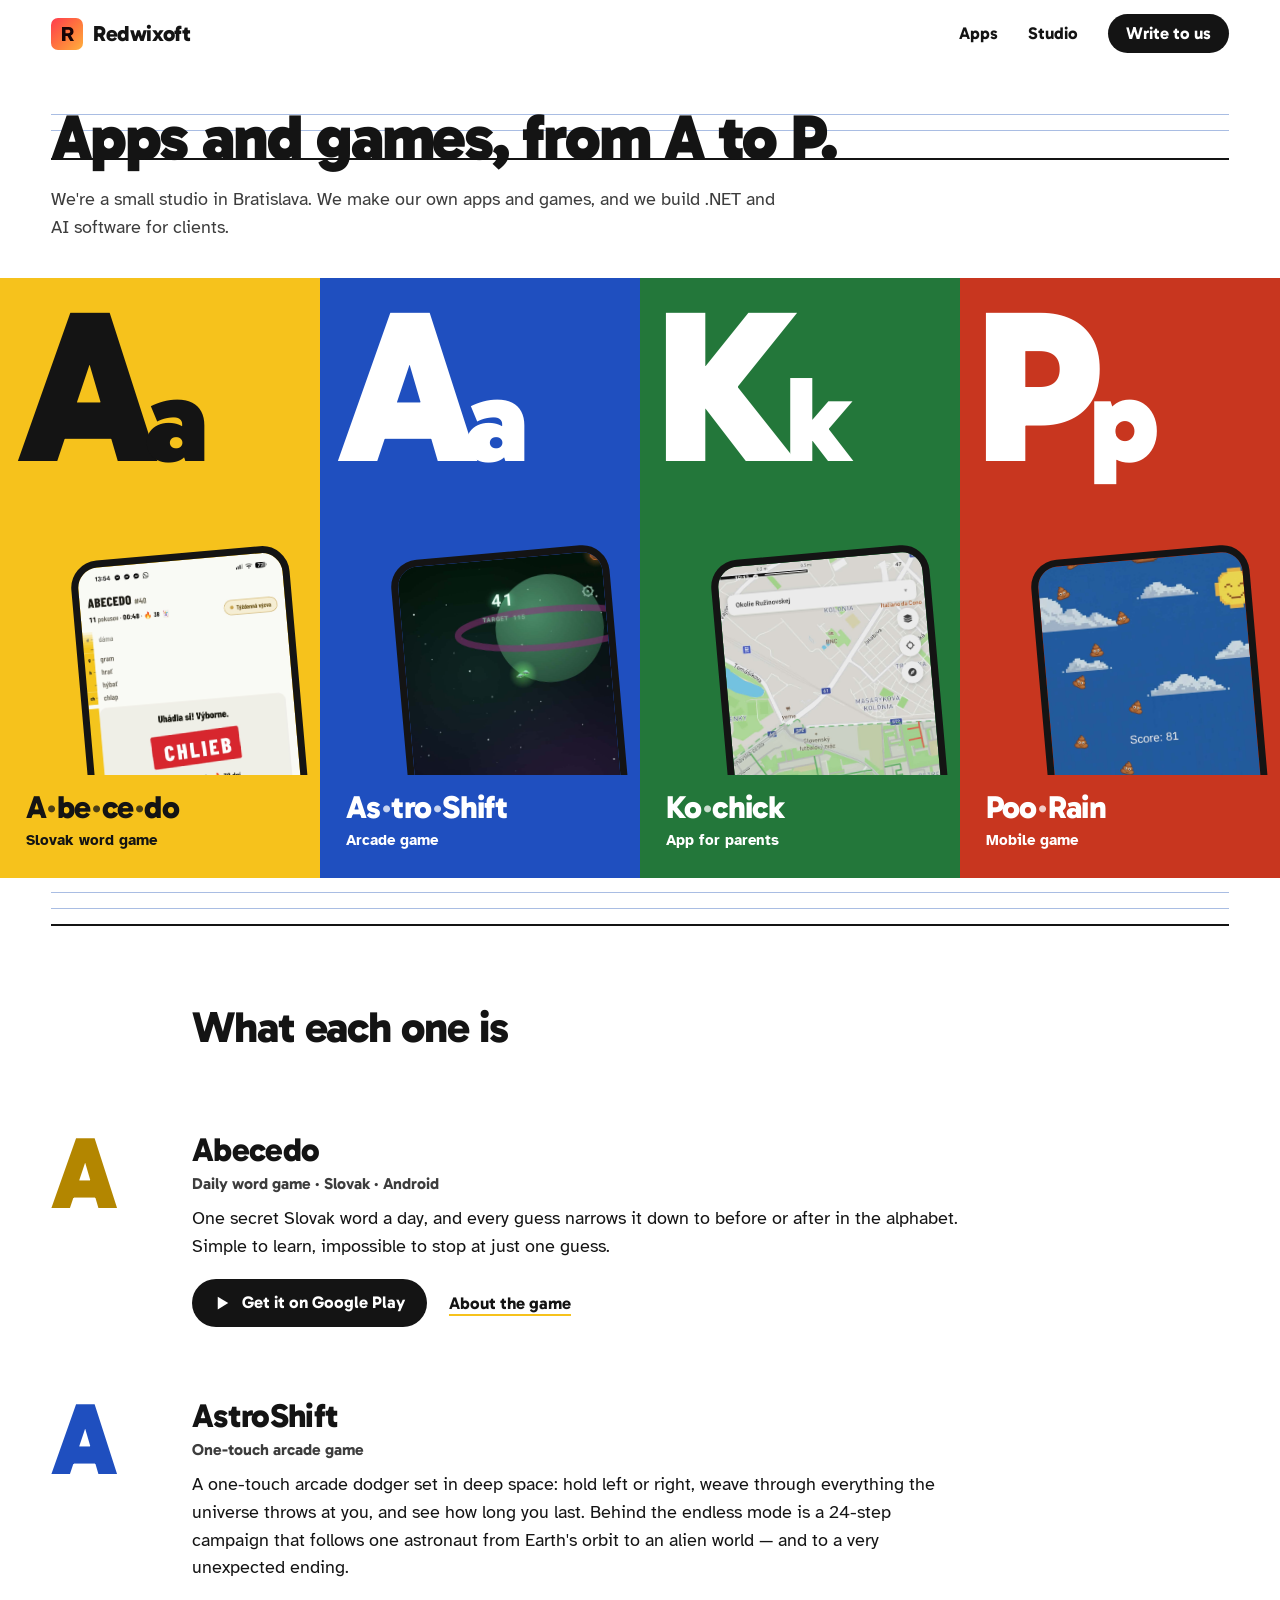
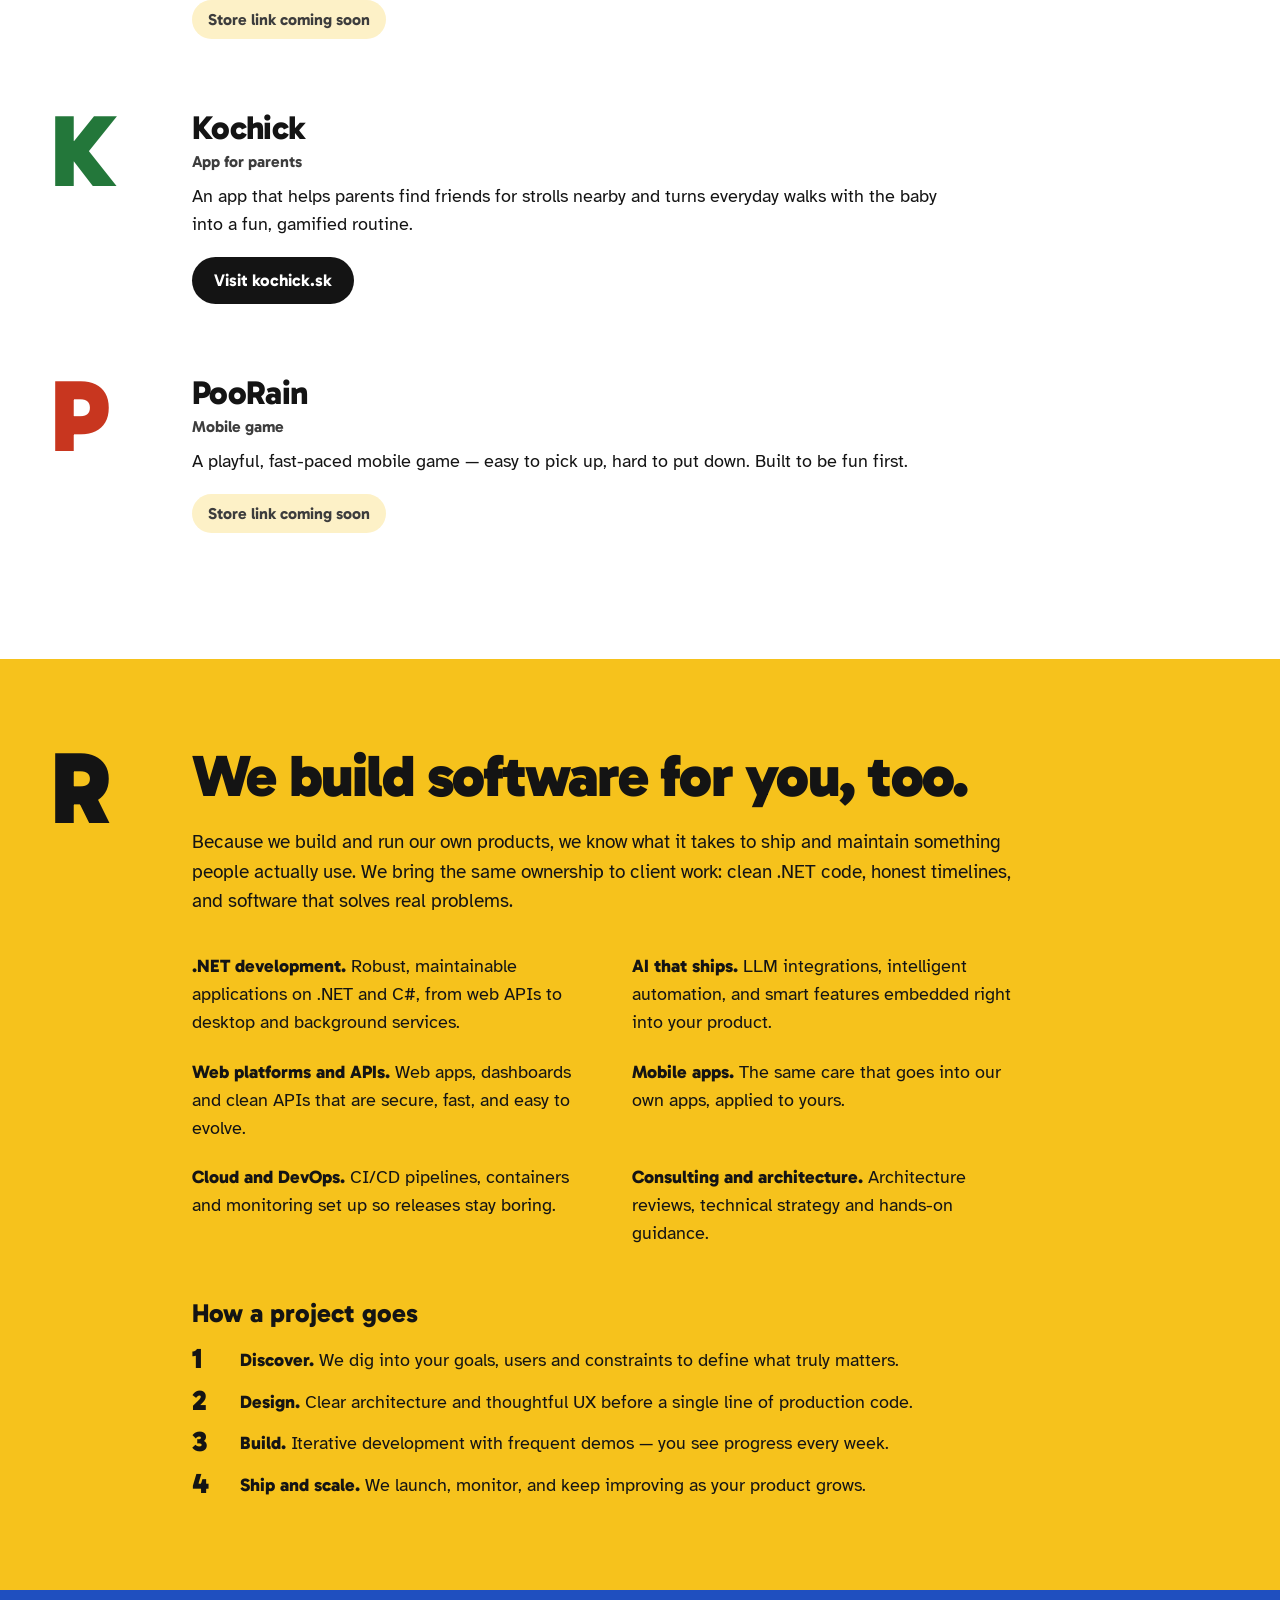
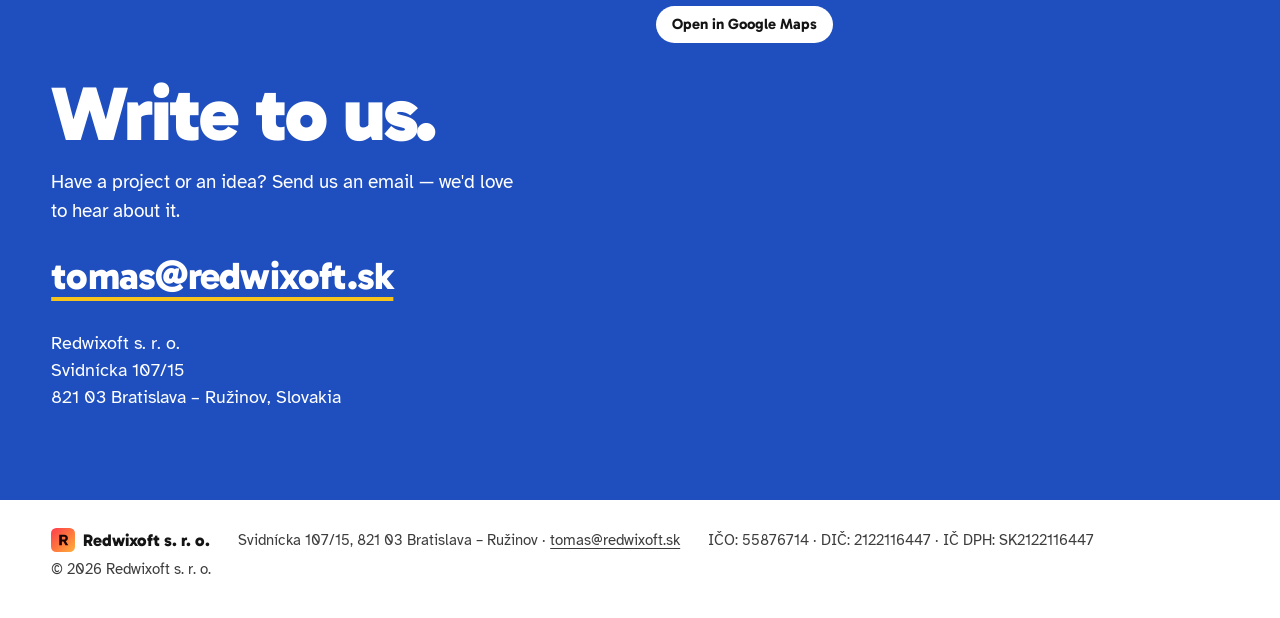
<file: index.html>
<!DOCTYPE html>
<html lang="en">
<head>
  <meta charset="UTF-8" />
  <meta name="google-site-verification" content="dBNNiyrDiaIBp0FWQQXkau3d_iH0eHNb_lzRZ69Ui7s" />
  <meta name="viewport" content="width=device-width, initial-scale=1.0" />
  <title>Redwixoft — apps, games and .NET software from Bratislava</title>
  <meta name="description" content="Redwixoft is a small Bratislava studio. We make our own apps and games — Abecedo, AstroShift, Kochick and PooRain — and build .NET and AI software for clients." />
  <meta property="og:title" content="Redwixoft — apps and games, from A to P" />
  <meta property="og:description" content="A small Bratislava studio making its own apps and games, and .NET and AI software for clients." />
  <meta property="og:type" content="website" />
  <meta name="theme-color" content="#ffffff" />
  <link rel="icon" type="image/svg+xml" href="assets/favicon.svg" />
  <link rel="preconnect" href="https://fonts.googleapis.com" />
  <link rel="preconnect" href="https://fonts.gstatic.com" crossorigin />
  <link href="https://fonts.googleapis.com/css2?family=Gabarito:wght@600;700;800;900&family=Atkinson+Hyperlegible:ital,wght@0,400;0,700;1,400&display=swap" rel="stylesheet" />
  <link rel="stylesheet" href="styles.css" />
  <script>document.documentElement.classList.add('js');</script>
</head>
<body>
  <a class="skip" href="#apps">Skip to the apps</a>

  <header class="bar">
    <a href="#top" class="mark" aria-label="Redwixoft, back to top">
      <img src="assets/favicon.svg" alt="" width="32" height="32" />
      <span>Redwixoft</span>
    </a>
    <nav class="bar__nav" aria-label="Primary">
      <a href="#apps">Apps</a>
      <a href="#studio">Studio</a>
      <a href="#contact" class="bar__write">Write to us</a>
    </nav>
  </header>

  <main id="top">
    <!-- The primer index: one plate per product -->
    <section class="hook" aria-labelledby="hook-title">
      <h1 id="hook-title">Apps and games, from A&nbsp;to&nbsp;P.</h1>
      <p>
        We're a small studio in Bratislava. We make our own apps and games, and we build .NET
        and AI software for clients.
      </p>
    </section>

    <nav class="plates" id="apps" aria-label="Our apps and games">
      <a class="plate plate--yolk" href="#abecedo" style="--i:0">
        <span class="plate__letter" aria-hidden="true">A<small>a</small></span>
        <span class="plate__shot" aria-hidden="true"><img src="assets/abecedo.jpg" alt="" width="921" height="2048" loading="eager" /></span>
        <span class="plate__word">
          <b aria-label="Abecedo"><i>A</i><i>be</i><i>ce</i><i>do</i></b>
          <span>Slovak word game</span>
        </span>
      </a>
      <a class="plate plate--cobalt" href="#astroshift" style="--i:1">
        <span class="plate__letter" aria-hidden="true">A<small>a</small></span>
        <span class="plate__shot" aria-hidden="true"><img src="assets/astroshift.jpg" alt="" loading="eager" /></span>
        <span class="plate__word">
          <b aria-label="AstroShift"><i>As</i><i>tro</i><i>Shift</i></b>
          <span>Arcade game</span>
        </span>
      </a>
      <a class="plate plate--grass" href="#kochick" style="--i:2">
        <span class="plate__letter" aria-hidden="true">K<small>k</small></span>
        <span class="plate__shot" aria-hidden="true"><img src="assets/kochick.png" alt="" loading="eager" /></span>
        <span class="plate__word">
          <b aria-label="Kochick"><i>Ko</i><i>chick</i></b>
          <span>App for parents</span>
        </span>
      </a>
      <a class="plate plate--verm" href="#poorain" style="--i:3">
        <span class="plate__letter" aria-hidden="true">P<small>p</small></span>
        <span class="plate__shot" aria-hidden="true"><img src="assets/poorain.png" alt="" loading="eager" /></span>
        <span class="plate__word">
          <b aria-label="PooRain"><i>Poo</i><i>Rain</i></b>
          <span>Mobile game</span>
        </span>
      </a>
    </nav>

    <div class="linajky" aria-hidden="true"></div>

    <!-- The reading page: one entry per product -->
    <section class="reader" aria-labelledby="reader-title">
      <h2 id="reader-title" class="reader__title">What each one is</h2>

      <article class="entry" id="abecedo">
        <span class="entry__letter entry__letter--yolk" aria-hidden="true">A</span>
        <div class="entry__body">
          <h3>Abecedo</h3>
          <p class="entry__tag">Daily word game · Slovak · Android</p>
          <p>
            One secret Slovak word a day, and every guess narrows it down to before or after in the
            alphabet. Simple to learn, impossible to stop at just one guess.
          </p>
          <p class="entry__actions">
            <a class="btn btn--ink" href="https://play.google.com/store/apps/details?id=sk.abecedo.app" target="_blank" rel="noopener">
              <svg viewBox="0 0 24 24" aria-hidden="true"><path d="M5 3.5v17l14-8.5z" fill="currentColor"/></svg>
              Get it on Google Play
            </a>
            <a class="link" href="abecedo.html">About the game</a>
          </p>
        </div>
      </article>

      <article class="entry" id="astroshift">
        <span class="entry__letter entry__letter--cobalt" aria-hidden="true">A</span>
        <div class="entry__body">
          <h3>AstroShift</h3>
          <p class="entry__tag">One-touch arcade game</p>
          <p>
            A one-touch arcade dodger set in deep space: hold left or right, weave through everything
            the universe throws at you, and see how long you last. Behind the endless mode is a
            24-step campaign that follows one astronaut from Earth's orbit to an alien world — and to
            a very unexpected ending.
          </p>
          <p class="entry__actions"><span class="entry__pending">Store link coming soon</span></p>
        </div>
      </article>

      <article class="entry" id="kochick">
        <span class="entry__letter entry__letter--grass" aria-hidden="true">K</span>
        <div class="entry__body">
          <h3>Kochick</h3>
          <p class="entry__tag">App for parents</p>
          <p>
            An app that helps parents find friends for strolls nearby and turns everyday walks with
            the baby into a fun, gamified routine.
          </p>
          <p class="entry__actions">
            <a class="btn btn--ink" href="https://www.kochick.sk/" target="_blank" rel="noopener">Visit kochick.sk</a>
          </p>
        </div>
      </article>

      <article class="entry" id="poorain">
        <span class="entry__letter entry__letter--verm" aria-hidden="true">P</span>
        <div class="entry__body">
          <h3>PooRain</h3>
          <p class="entry__tag">Mobile game</p>
          <p>
            A playful, fast-paced mobile game — easy to pick up, hard to put down. Built to be fun first.
          </p>
          <p class="entry__actions"><span class="entry__pending">Store link coming soon</span></p>
        </div>
      </article>
    </section>

    <!-- Studio: services, process, who we are -->
    <section class="studio" id="studio" aria-labelledby="studio-title">
      <span class="studio__letter" aria-hidden="true">R</span>
      <div class="studio__text">
        <h2 id="studio-title">We build software for you, too.</h2>
        <p class="studio__lead">
          Because we build and run our own products, we know what it takes to ship and maintain
          something people actually use. We bring the same ownership to client work: clean .NET
          code, honest timelines, and software that solves real problems.
        </p>

        <ul class="words" aria-label="What we do">
          <li><b>.NET development.</b> Robust, maintainable applications on .NET and C#, from web APIs to desktop and background services.</li>
          <li><b>AI that ships.</b> LLM integrations, intelligent automation, and smart features embedded right into your product.</li>
          <li><b>Web platforms and APIs.</b> Web apps, dashboards and clean APIs that are secure, fast, and easy to evolve.</li>
          <li><b>Mobile apps.</b> The same care that goes into our own apps, applied to yours.</li>
          <li><b>Cloud and DevOps.</b> CI/CD pipelines, containers and monitoring set up so releases stay boring.</li>
          <li><b>Consulting and architecture.</b> Architecture reviews, technical strategy and hands-on guidance.</li>
        </ul>

        <h3 class="studio__sub">How a project goes</h3>
        <ol class="sequence">
          <li><b>Discover.</b> We dig into your goals, users and constraints to define what truly matters.</li>
          <li><b>Design.</b> Clear architecture and thoughtful UX before a single line of production code.</li>
          <li><b>Build.</b> Iterative development with frequent demos — you see progress every week.</li>
          <li><b>Ship and scale.</b> We launch, monitor, and keep improving as your product grows.</li>
        </ol>
      </div>
    </section>

    <!-- Contact -->
    <section class="contact" id="contact" aria-labelledby="contact-title">
      <div class="contact__text">
        <h2 id="contact-title">Write to us.</h2>
        <p>Have a project or an idea? Send us an email — we'd love to hear about it.</p>
        <a class="contact__mail" href="mailto:tomas@redwixoft.sk?subject=Project%20inquiry">tomas@redwixoft.sk</a>
        <address>
          Redwixoft s.&nbsp;r.&nbsp;o.<br />
          Svidnícka 107/15<br />
          821 03 Bratislava – Ružinov, Slovakia
        </address>
      </div>
      <figure class="contact__map">
        <iframe
          title="Map: Svidnícka 107/15, Bratislava"
          src="https://www.openstreetmap.org/export/embed.html?bbox=17.1453%2C48.1556%2C17.1614%2C48.1636&amp;layer=mapnik&amp;marker=48.1596208%2C17.1533696"
          loading="lazy"
          referrerpolicy="no-referrer-when-downgrade"></iframe>
        <figcaption>
          <a href="https://www.google.com/maps/search/?api=1&amp;query=Svidn%C3%ADcka%20107%2F15%2C%20821%2003%20Bratislava" target="_blank" rel="noopener">Open in Google Maps</a>
        </figcaption>
      </figure>
    </section>
  </main>

  <footer class="foot">
    <p class="foot__mark"><img src="assets/favicon.svg" alt="" width="24" height="24" /> Redwixoft s.&nbsp;r.&nbsp;o.</p>
    <p>Svidnícka 107/15, 821 03 Bratislava – Ružinov · <a href="mailto:tomas@redwixoft.sk">tomas@redwixoft.sk</a></p>
    <p>IČO: 55876714 · DIČ: 2122116447 · IČ DPH: SK2122116447</p>
    <p>© <span id="year">2026</span> Redwixoft s.&nbsp;r.&nbsp;o.</p>
  </footer>

  <script src="script.js"></script>
</body>
</html>
</file>
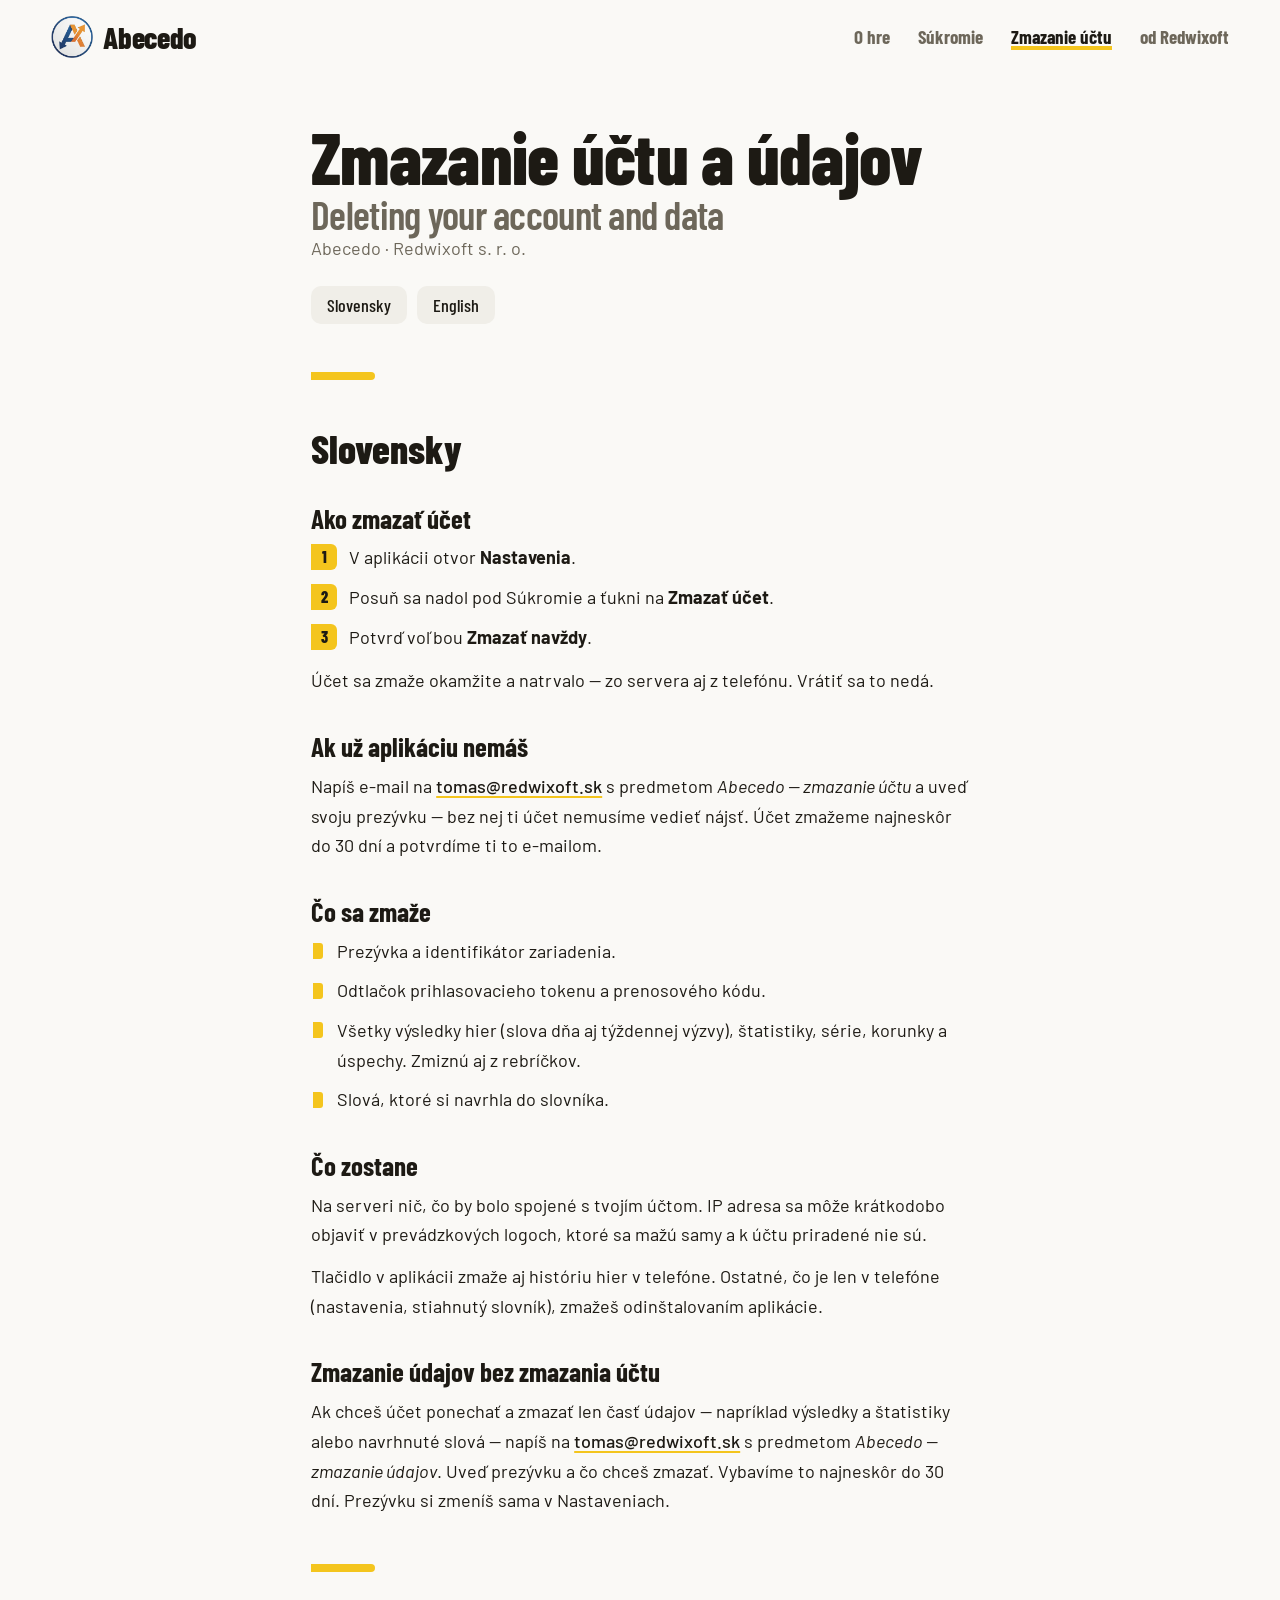
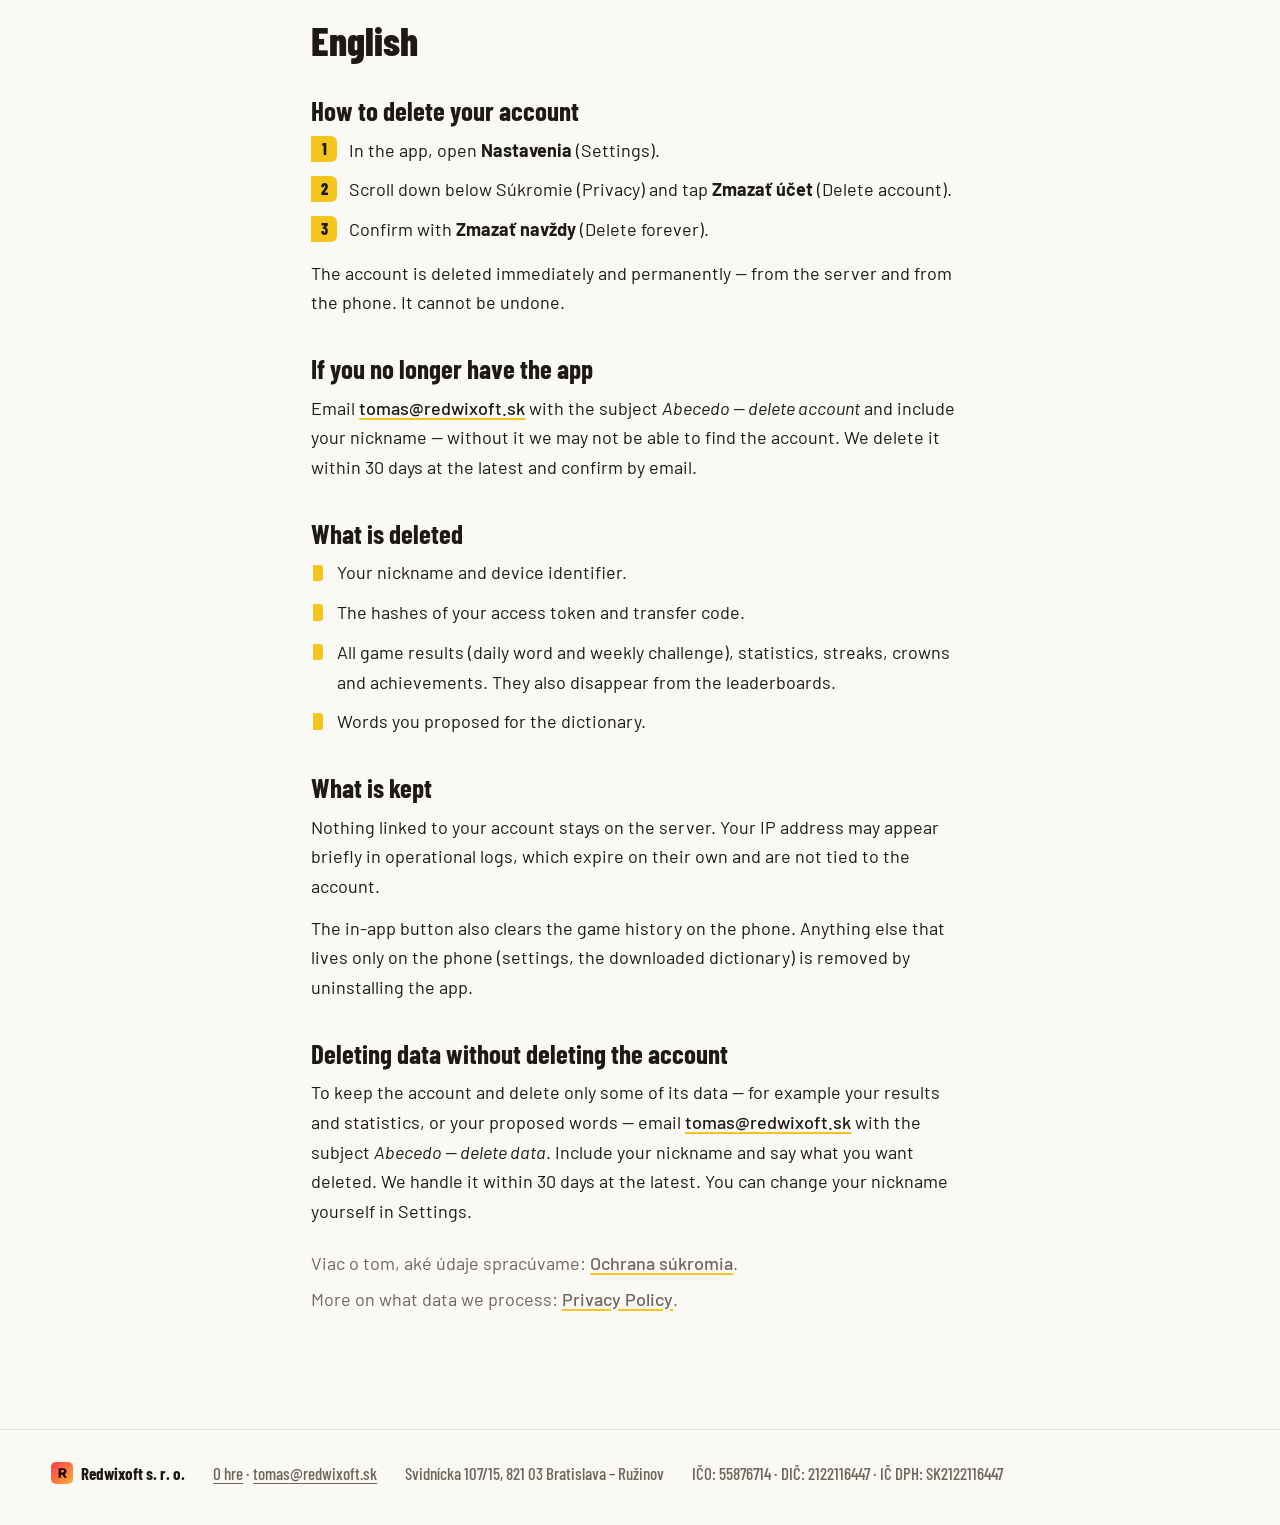
<file: abecedo-delete-account.html>
<!DOCTYPE html>
<html lang="sk">
<head>
  <meta charset="UTF-8" />
  <meta name="viewport" content="width=device-width, initial-scale=1.0" />
  <title>Abecedo — Zmazanie účtu / Delete account</title>
  <meta name="description" content="Ako zmazať účet alebo údaje v hre Abecedo. How to delete your Abecedo account or data." />
  <meta name="robots" content="index, follow" />
  <meta name="theme-color" content="#faf9f6" media="(prefers-color-scheme: light)" />
  <meta name="theme-color" content="#171614" media="(prefers-color-scheme: dark)" />
  <link rel="icon" type="image/png" href="assets/abecedo-logo.png" />
  <link rel="preconnect" href="https://fonts.googleapis.com" />
  <link rel="preconnect" href="https://fonts.gstatic.com" crossorigin />
  <link href="https://fonts.googleapis.com/css2?family=Barlow+Condensed:wght@500;600;700;800&family=Barlow:ital,wght@0,400;0,500;0,700;1,400&display=swap" rel="stylesheet" />
  <link rel="stylesheet" href="abecedo.css" />
</head>
<body>
  <header class="top">
    <a href="abecedo.html" class="top__logo" aria-label="Abecedo">
      <img src="assets/abecedo-logo.png" alt="" width="42" height="42" />
      Abecedo
    </a>
    <nav aria-label="Abecedo">
      <a href="abecedo.html">O hre</a>
      <a href="abecedo-privacy.html">Súkromie</a>
      <a href="abecedo-delete-account.html" aria-current="page">Zmazanie účtu</a>
      <a href="index.html" class="top__by">od Redwixoft</a>
    </nav>
  </header>

  <main>
    <article class="doc">
      <h1>Zmazanie účtu a údajov <span class="en" lang="en">Deleting your account and data</span></h1>
      <p class="doc__meta">Abecedo · Redwixoft s.&nbsp;r.&nbsp;o.</p>
      <nav class="doc__jump" aria-label="Jazyk / Language"><a href="#sk">Slovensky</a><a href="#en" lang="en">English</a></nav>
      
      <hr>

          <!-- ============ SLOVENSKY ============ -->
          <h2 id="sk">Slovensky</h2>

          <h3 id="ucet">Ako zmazať účet</h3>
          <ol>
            <li>V aplikácii otvor <strong>Nastavenia</strong>.</li>
            <li>Posuň sa nadol pod Súkromie a ťukni na <strong>Zmazať účet</strong>.</li>
            <li>Potvrď voľbou <strong>Zmazať navždy</strong>.</li>
          </ol>
          <p>
            Účet sa zmaže okamžite a natrvalo — zo servera aj z telefónu. Vrátiť sa to nedá.
          </p>

          <h3 id="email">Ak už aplikáciu nemáš</h3>
          <p>
            Napíš e-mail na <a href="mailto:tomas@redwixoft.sk?subject=Abecedo%20%E2%80%94%20zmazanie%20%C3%BA%C4%8Dtu">tomas@redwixoft.sk</a>
            s predmetom <em>Abecedo — zmazanie účtu</em> a uveď svoju prezývku — bez nej ti účet
            nemusíme vedieť nájsť. Účet zmažeme najneskôr do 30 dní a potvrdíme ti to e-mailom.
          </p>

          <h3>Čo sa zmaže</h3>
          <ul>
            <li>Prezývka a identifikátor zariadenia.</li>
            <li>Odtlačok prihlasovacieho tokenu a prenosového kódu.</li>
            <li>Všetky výsledky hier (slova dňa aj týždennej výzvy), štatistiky, série, korunky a úspechy. Zmiznú aj z rebríčkov.</li>
            <li>Slová, ktoré si navrhla do slovníka.</li>
          </ul>

          <h3>Čo zostane</h3>
          <p>
            Na serveri nič, čo by bolo spojené s tvojím účtom. IP adresa sa môže krátkodobo
            objaviť v prevádzkových logoch, ktoré sa mažú samy a k účtu priradené nie sú.
          </p>
          <p>
            Tlačidlo v aplikácii zmaže aj históriu hier v telefóne. Ostatné, čo je len v telefóne
            (nastavenia, stiahnutý slovník), zmažeš odinštalovaním aplikácie.
          </p>

          <h3 id="udaje">Zmazanie údajov bez zmazania účtu</h3>
          <p>
            Ak chceš účet ponechať a zmazať len časť údajov — napríklad výsledky a štatistiky alebo
            navrhnuté slová — napíš na <a href="mailto:tomas@redwixoft.sk?subject=Abecedo%20%E2%80%94%20zmazanie%20%C3%BAdajov">tomas@redwixoft.sk</a>
            s predmetom <em>Abecedo — zmazanie údajov</em>. Uveď prezývku a čo chceš zmazať.
            Vybavíme to najneskôr do 30 dní. Prezývku si zmeníš sama v Nastaveniach.
          </p>

          <hr>

          <!-- ============ ENGLISH ============ -->
          <div lang="en">
          <h2 id="en" lang="en">English</h2>

          <h3 id="account">How to delete your account</h3>
          <ol>
            <li>In the app, open <strong>Nastavenia</strong> (Settings).</li>
            <li>Scroll down below Súkromie (Privacy) and tap <strong>Zmazať účet</strong> (Delete account).</li>
            <li>Confirm with <strong>Zmazať navždy</strong> (Delete forever).</li>
          </ol>
          <p>
            The account is deleted immediately and permanently — from the server and from the phone.
            It cannot be undone.
          </p>

          <h3 id="by-email">If you no longer have the app</h3>
          <p>
            Email <a href="mailto:tomas@redwixoft.sk?subject=Abecedo%20%E2%80%94%20delete%20account">tomas@redwixoft.sk</a>
            with the subject <em>Abecedo — delete account</em> and include your nickname — without it
            we may not be able to find the account. We delete it within 30 days at the latest and
            confirm by email.
          </p>

          <h3>What is deleted</h3>
          <ul>
            <li>Your nickname and device identifier.</li>
            <li>The hashes of your access token and transfer code.</li>
            <li>All game results (daily word and weekly challenge), statistics, streaks, crowns and achievements. They also disappear from the leaderboards.</li>
            <li>Words you proposed for the dictionary.</li>
          </ul>

          <h3>What is kept</h3>
          <p>
            Nothing linked to your account stays on the server. Your IP address may appear briefly
            in operational logs, which expire on their own and are not tied to the account.
          </p>
          <p>
            The in-app button also clears the game history on the phone. Anything else that lives only
            on the phone (settings, the downloaded dictionary) is removed by uninstalling the app.
          </p>

          <h3 id="data">Deleting data without deleting the account</h3>
          <p>
            To keep the account and delete only some of its data — for example your results and
            statistics, or your proposed words — email <a href="mailto:tomas@redwixoft.sk?subject=Abecedo%20%E2%80%94%20delete%20data">tomas@redwixoft.sk</a>
            with the subject <em>Abecedo — delete data</em>. Include your nickname and say what you
            want deleted. We handle it within 30 days at the latest. You can change your nickname
            yourself in Settings.
          </p>

          <p class="legal__note">
            Viac o tom, aké údaje spracúvame: <a href="abecedo-privacy.html">Ochrana súkromia</a>.
            <span class="en">More on what data we process: <a href="abecedo-privacy.html">Privacy Policy</a>.</span>
          </p>
          </div>
    </article>
  </main>

  <footer class="foot">
    <a class="foot__by" href="index.html"><img src="assets/favicon.svg" alt="" width="22" height="22" />Redwixoft s.&nbsp;r.&nbsp;o.</a>
    <span><a href="abecedo.html">O hre</a> · <a href="mailto:tomas@redwixoft.sk">tomas@redwixoft.sk</a></span>
    <span>Svidnícka 107/15, 821 03 Bratislava – Ružinov</span>
    <span>IČO: 55876714 · DIČ: 2122116447 · IČ DPH: SK2122116447</span>
  </footer>
</body>
</html>
</file>
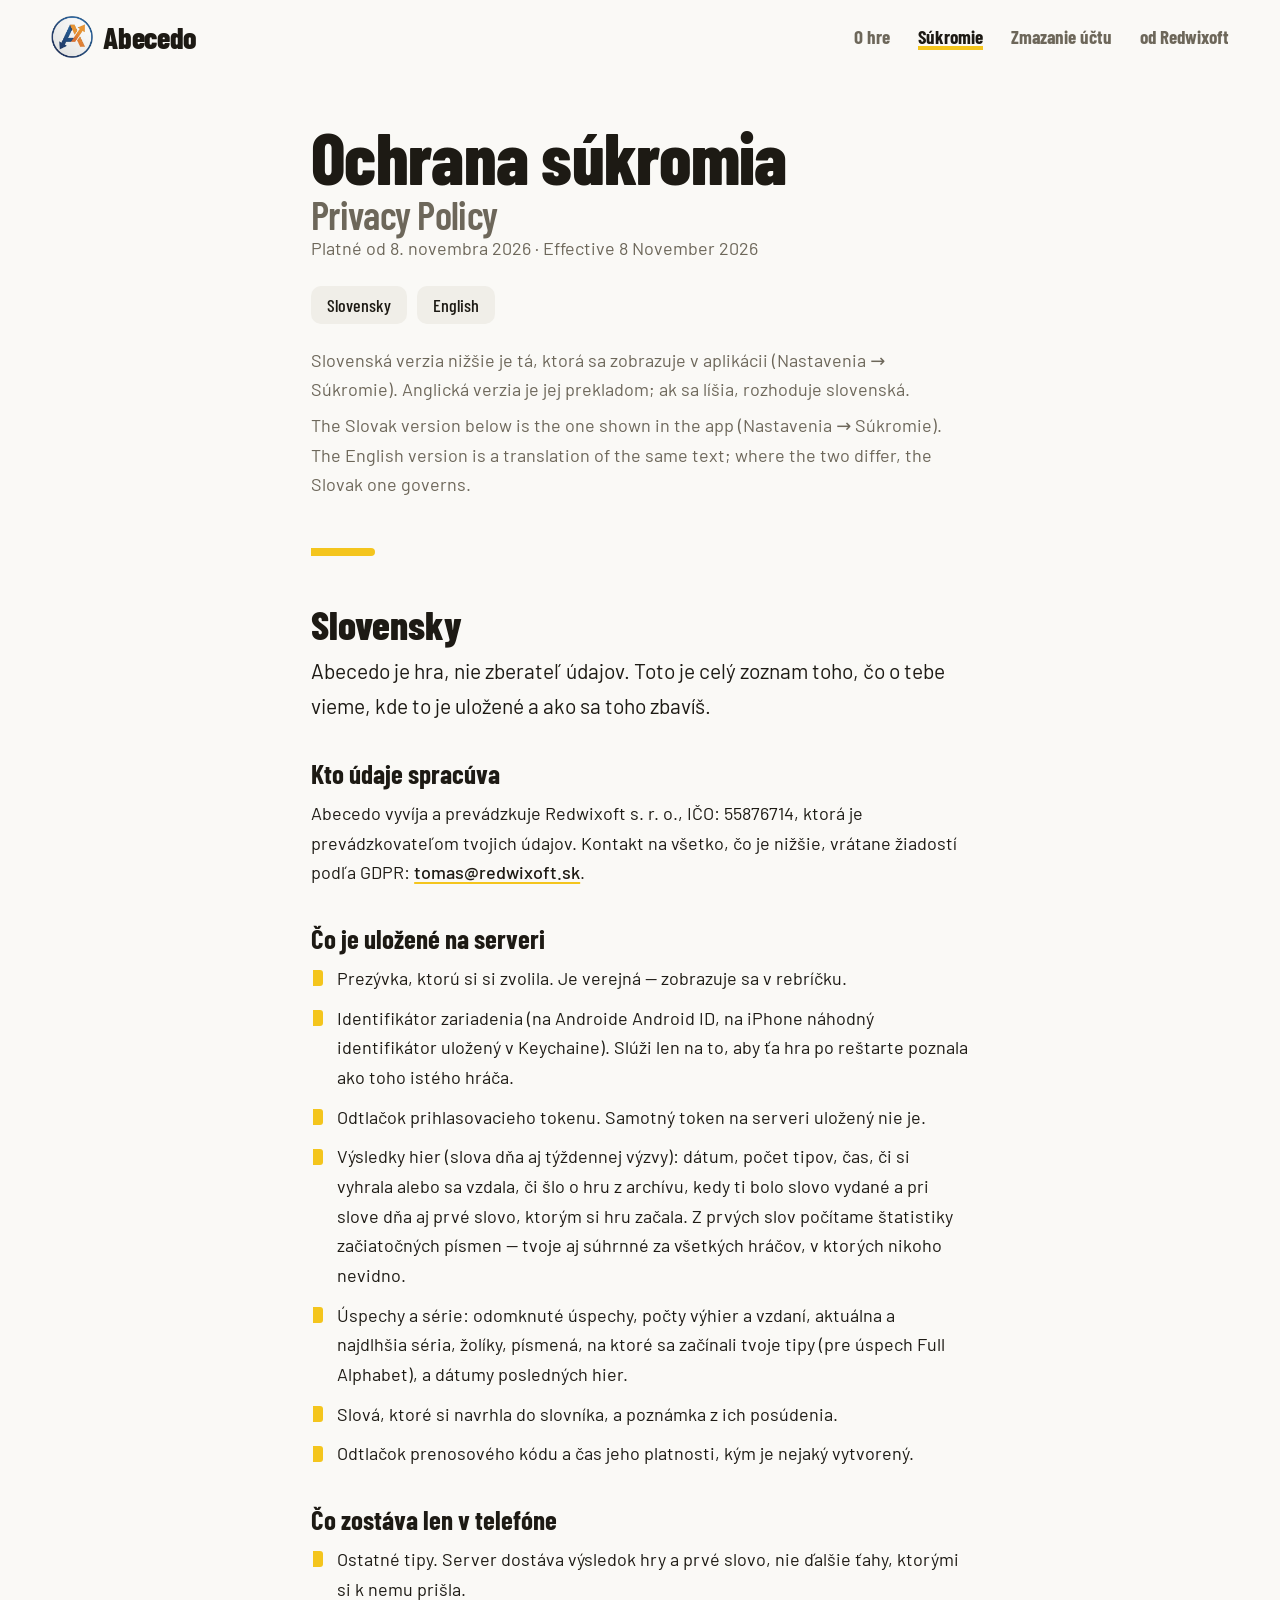
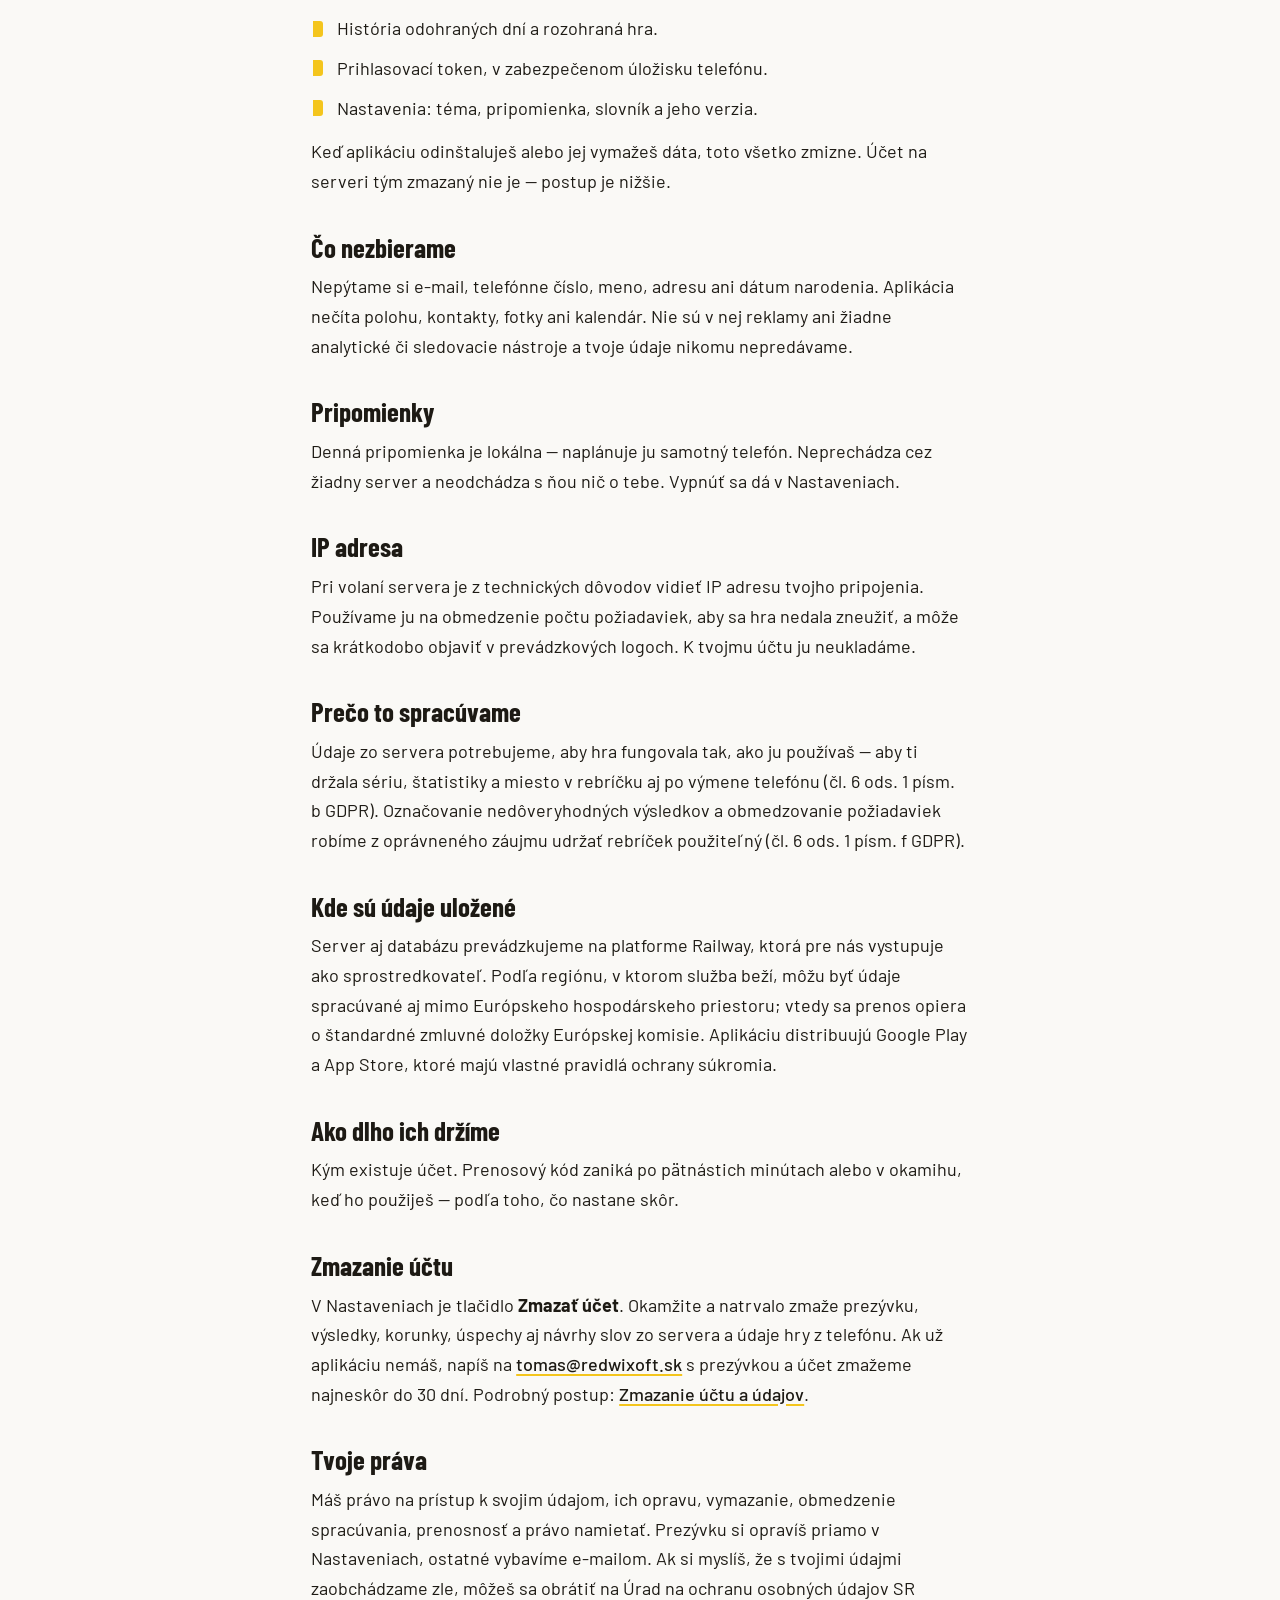
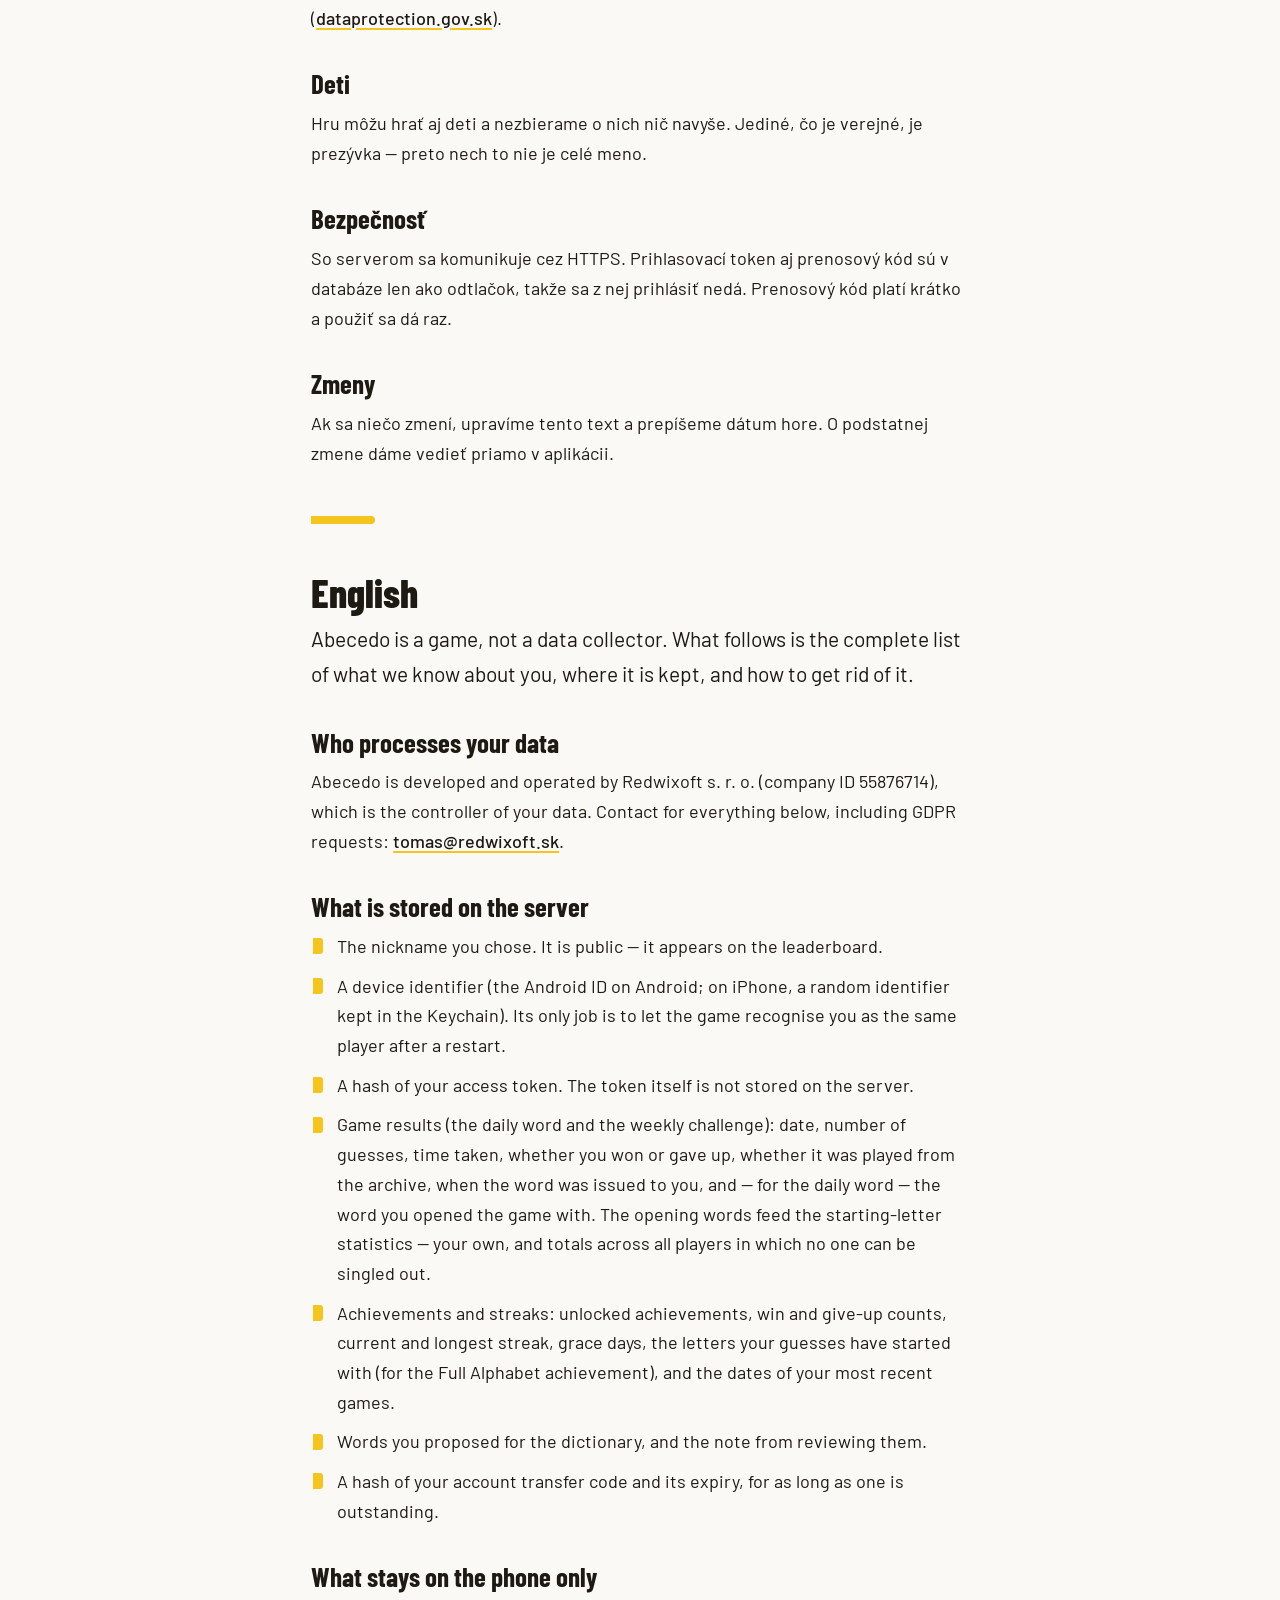
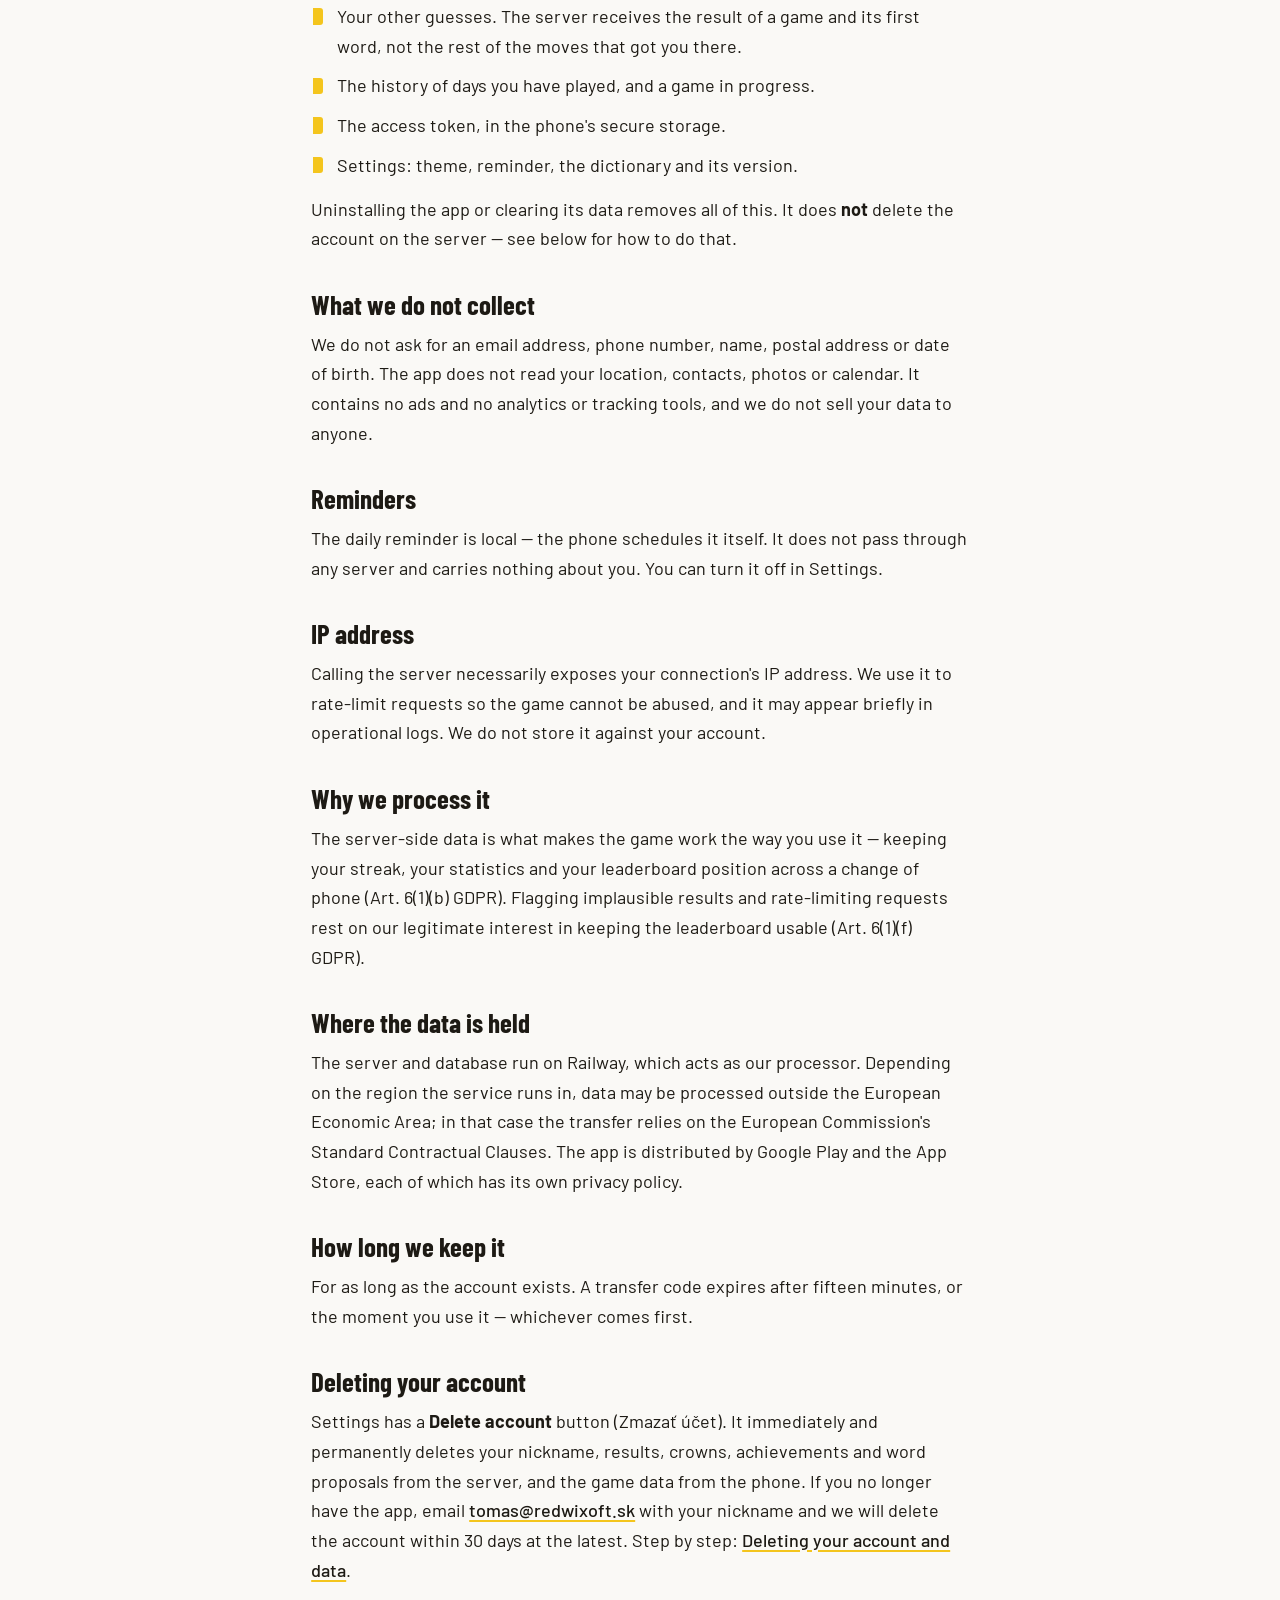
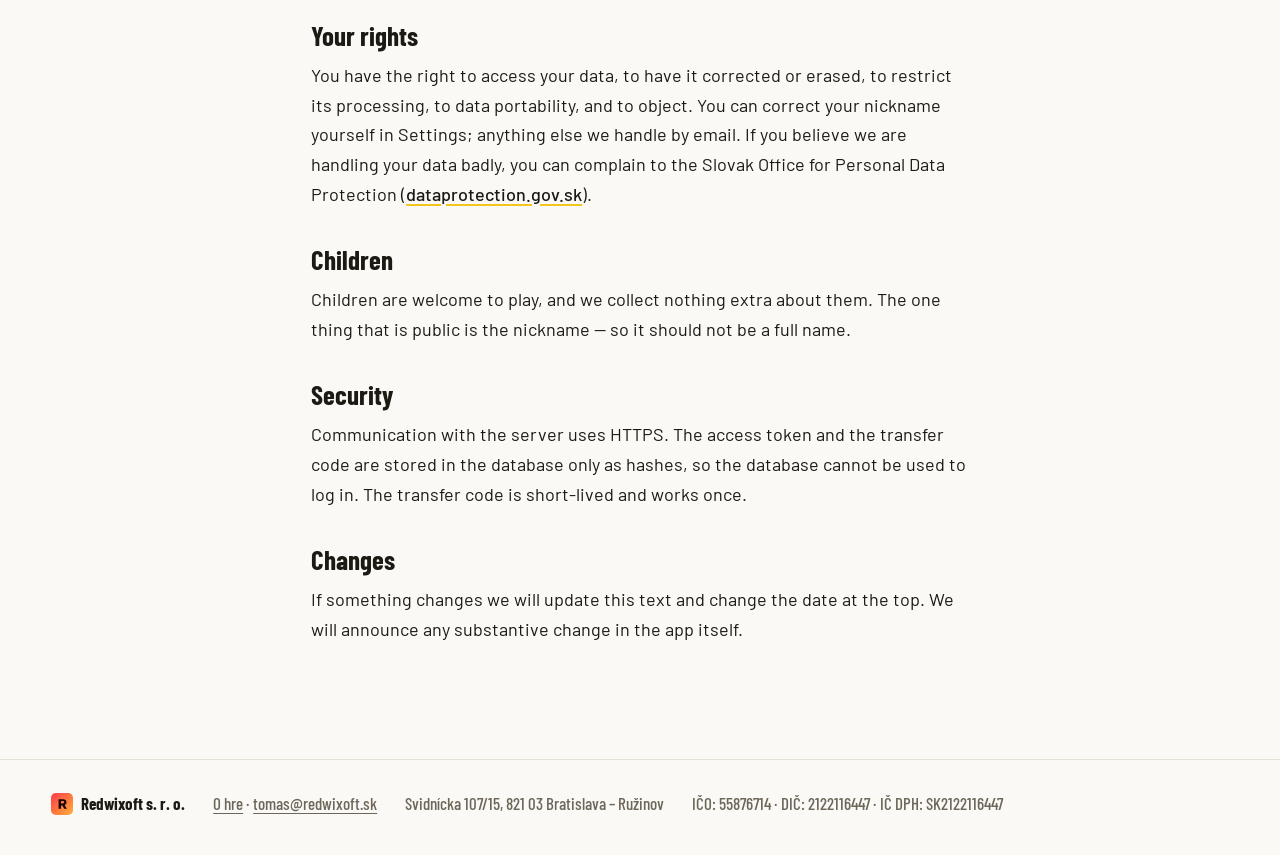
<file: abecedo-privacy.html>
<!DOCTYPE html>
<html lang="sk">
<head>
  <meta charset="UTF-8" />
  <meta name="viewport" content="width=device-width, initial-scale=1.0" />
  <title>Abecedo — Ochrana súkromia / Privacy Policy</title>
  <meta name="description" content="Zásady ochrany súkromia hry Abecedo. Abecedo je hra, nie zberateľ údajov. Privacy policy for the Abecedo word game." />
  <meta name="robots" content="index, follow" />
  <meta name="theme-color" content="#faf9f6" media="(prefers-color-scheme: light)" />
  <meta name="theme-color" content="#171614" media="(prefers-color-scheme: dark)" />
  <link rel="icon" type="image/png" href="assets/abecedo-logo.png" />
  <link rel="preconnect" href="https://fonts.googleapis.com" />
  <link rel="preconnect" href="https://fonts.gstatic.com" crossorigin />
  <link href="https://fonts.googleapis.com/css2?family=Barlow+Condensed:wght@500;600;700;800&family=Barlow:ital,wght@0,400;0,500;0,700;1,400&display=swap" rel="stylesheet" />
  <link rel="stylesheet" href="abecedo.css" />
</head>
<body>
  <header class="top">
    <a href="abecedo.html" class="top__logo" aria-label="Abecedo">
      <img src="assets/abecedo-logo.png" alt="" width="42" height="42" />
      Abecedo
    </a>
    <nav aria-label="Abecedo">
      <a href="abecedo.html">O hre</a>
      <a href="abecedo-privacy.html" aria-current="page">Súkromie</a>
      <a href="abecedo-delete-account.html">Zmazanie účtu</a>
      <a href="index.html" class="top__by">od Redwixoft</a>
    </nav>
  </header>

  <main>
    <article class="doc">
      <h1>Ochrana súkromia <span class="en" lang="en">Privacy Policy</span></h1>
      <p class="doc__meta">Platné od 8. novembra 2026 · Effective 8 November 2026</p>
      <nav class="doc__jump" aria-label="Jazyk / Language"><a href="#sk">Slovensky</a><a href="#en" lang="en">English</a></nav>
      <p class="legal__note">
            Slovenská verzia nižšie je tá, ktorá sa zobrazuje v aplikácii (Nastavenia → Súkromie).
            Anglická verzia je jej prekladom; ak sa líšia, rozhoduje slovenská.
            <span class="en">The Slovak version below is the one shown in the app (Nastavenia → Súkromie).
            The English version is a translation of the same text; where the two differ, the Slovak one governs.</span>
          </p>
      <hr />

          <!-- ============ SLOVENSKY ============ -->
          <h2 id="sk">Slovensky</h2>
          <p class="legal__lead">
            Abecedo je hra, nie zberateľ údajov. Toto je celý zoznam toho, čo o tebe vieme, kde to je
            uložené a ako sa toho zbavíš.
          </p>

          <h3>Kto údaje spracúva</h3>
          <p>
            Abecedo vyvíja a prevádzkuje Redwixoft s.&nbsp;r.&nbsp;o., IČO: 55876714, ktorá je
            prevádzkovateľom tvojich údajov. Kontakt na všetko, čo je nižšie, vrátane žiadostí podľa GDPR: <a href="mailto:tomas@redwixoft.sk">tomas@redwixoft.sk</a>.
          </p>

          <h3>Čo je uložené na serveri</h3>
          <ul>
            <li>Prezývka, ktorú si si zvolila. Je verejná — zobrazuje sa v rebríčku.</li>
            <li>Identifikátor zariadenia (na Androide Android ID, na iPhone náhodný identifikátor uložený v Keychaine). Slúži len na to, aby ťa hra po reštarte poznala ako toho istého hráča.</li>
            <li>Odtlačok prihlasovacieho tokenu. Samotný token na serveri uložený nie je.</li>
            <li>Výsledky hier (slova dňa aj týždennej výzvy): dátum, počet tipov, čas, či si vyhrala alebo sa vzdala, či šlo o hru z archívu, kedy ti bolo slovo vydané a pri slove dňa aj prvé slovo, ktorým si hru začala. Z prvých slov počítame štatistiky začiatočných písmen — tvoje aj súhrnné za všetkých hráčov, v ktorých nikoho nevidno.</li>
            <li>Úspechy a série: odomknuté úspechy, počty výhier a vzdaní, aktuálna a najdlhšia séria, žolíky, písmená, na ktoré sa začínali tvoje tipy (pre úspech Full Alphabet), a dátumy posledných hier.</li>
            <li>Slová, ktoré si navrhla do slovníka, a poznámka z ich posúdenia.</li>
            <li>Odtlačok prenosového kódu a čas jeho platnosti, kým je nejaký vytvorený.</li>
          </ul>

          <h3>Čo zostáva len v telefóne</h3>
          <ul>
            <li>Ostatné tipy. Server dostáva výsledok hry a prvé slovo, nie ďalšie ťahy, ktorými si k nemu prišla.</li>
            <li>História odohraných dní a rozohraná hra.</li>
            <li>Prihlasovací token, v zabezpečenom úložisku telefónu.</li>
            <li>Nastavenia: téma, pripomienka, slovník a jeho verzia.</li>
          </ul>
          <p>
            Keď aplikáciu odinštaluješ alebo jej vymažeš dáta, toto všetko zmizne. Účet na serveri tým
            zmazaný nie je — postup je nižšie.
          </p>

          <h3>Čo nezbierame</h3>
          <p>
            Nepýtame si e-mail, telefónne číslo, meno, adresu ani dátum narodenia. Aplikácia nečíta
            polohu, kontakty, fotky ani kalendár. Nie sú v nej reklamy ani žiadne analytické či sledovacie
            nástroje a tvoje údaje nikomu nepredávame.
          </p>

          <h3>Pripomienky</h3>
          <p>
            Denná pripomienka je lokálna — naplánuje ju samotný telefón. Neprechádza cez žiadny server
            a neodchádza s ňou nič o tebe. Vypnúť sa dá v Nastaveniach.
          </p>

          <h3>IP adresa</h3>
          <p>
            Pri volaní servera je z technických dôvodov vidieť IP adresu tvojho pripojenia. Používame ju
            na obmedzenie počtu požiadaviek, aby sa hra nedala zneužiť, a môže sa krátkodobo objaviť
            v prevádzkových logoch. K tvojmu účtu ju neukladáme.
          </p>

          <h3>Prečo to spracúvame</h3>
          <p>
            Údaje zo servera potrebujeme, aby hra fungovala tak, ako ju používaš — aby ti držala sériu,
            štatistiky a miesto v rebríčku aj po výmene telefónu (čl. 6 ods. 1 písm. b GDPR). Označovanie
            nedôveryhodných výsledkov a obmedzovanie požiadaviek robíme z oprávneného záujmu udržať
            rebríček použiteľný (čl. 6 ods. 1 písm. f GDPR).
          </p>

          <h3>Kde sú údaje uložené</h3>
          <p>
            Server aj databázu prevádzkujeme na platforme Railway, ktorá pre nás vystupuje ako
            sprostredkovateľ. Podľa regiónu, v ktorom služba beží, môžu byť údaje spracúvané aj mimo
            Európskeho hospodárskeho priestoru; vtedy sa prenos opiera o štandardné zmluvné doložky
            Európskej komisie. Aplikáciu distribuujú Google Play a App Store, ktoré majú vlastné
            pravidlá ochrany súkromia.
          </p>

          <h3>Ako dlho ich držíme</h3>
          <p>
            Kým existuje účet. Prenosový kód zaniká po pätnástich minútach alebo v okamihu, keď ho
            použiješ — podľa toho, čo nastane skôr.
          </p>

          <h3>Zmazanie účtu</h3>
          <p>
            V Nastaveniach je tlačidlo <strong>Zmazať účet</strong>. Okamžite a natrvalo zmaže prezývku,
            výsledky, korunky, úspechy aj návrhy slov zo servera a údaje hry z telefónu. Ak už aplikáciu
            nemáš, napíš na <a href="mailto:tomas@redwixoft.sk">tomas@redwixoft.sk</a> s prezývkou
            a účet zmažeme najneskôr do 30 dní. Podrobný postup: <a href="abecedo-delete-account.html">Zmazanie účtu a údajov</a>.
          </p>

          <h3>Tvoje práva</h3>
          <p>
            Máš právo na prístup k svojim údajom, ich opravu, vymazanie, obmedzenie spracúvania,
            prenosnosť a právo namietať. Prezývku si opravíš priamo v Nastaveniach, ostatné vybavíme
            e-mailom. Ak si myslíš, že s tvojimi údajmi zaobchádzame zle, môžeš sa obrátiť na Úrad na
            ochranu osobných údajov SR (<a href="https://dataprotection.gov.sk" target="_blank" rel="noopener">dataprotection.gov.sk</a>).
          </p>

          <h3>Deti</h3>
          <p>
            Hru môžu hrať aj deti a nezbierame o nich nič navyše. Jediné, čo je verejné, je prezývka —
            preto nech to nie je celé meno.
          </p>

          <h3>Bezpečnosť</h3>
          <p>
            So serverom sa komunikuje cez HTTPS. Prihlasovací token aj prenosový kód sú v databáze len
            ako odtlačok, takže sa z nej prihlásiť nedá. Prenosový kód platí krátko a použiť sa dá raz.
          </p>

          <h3>Zmeny</h3>
          <p>
            Ak sa niečo zmení, upravíme tento text a prepíšeme dátum hore. O podstatnej zmene dáme vedieť
            priamo v aplikácii.
          </p>

          <hr />

          <!-- ============ ENGLISH ============ -->
          <div lang="en">
          <h2 id="en" lang="en">English</h2>
          <p class="legal__lead">
            Abecedo is a game, not a data collector. What follows is the complete list of what we know
            about you, where it is kept, and how to get rid of it.
          </p>

          <h3>Who processes your data</h3>
          <p>
            Abecedo is developed and operated by Redwixoft s.&nbsp;r.&nbsp;o. (company ID 55876714),
            which is the controller of your data. Contact for everything below, including GDPR requests: <a href="mailto:tomas@redwixoft.sk">tomas@redwixoft.sk</a>.
          </p>

          <h3>What is stored on the server</h3>
          <ul>
            <li>The nickname you chose. It is public — it appears on the leaderboard.</li>
            <li>A device identifier (the Android ID on Android; on iPhone, a random identifier kept in the Keychain). Its only job is to let the game recognise you as the same player after a restart.</li>
            <li>A hash of your access token. The token itself is not stored on the server.</li>
            <li>Game results (the daily word and the weekly challenge): date, number of guesses, time taken, whether you won or gave up, whether it was played from the archive, when the word was issued to you, and — for the daily word — the word you opened the game with. The opening words feed the starting-letter statistics — your own, and totals across all players in which no one can be singled out.</li>
            <li>Achievements and streaks: unlocked achievements, win and give-up counts, current and longest streak, grace days, the letters your guesses have started with (for the Full Alphabet achievement), and the dates of your most recent games.</li>
            <li>Words you proposed for the dictionary, and the note from reviewing them.</li>
            <li>A hash of your account transfer code and its expiry, for as long as one is outstanding.</li>
          </ul>

          <h3>What stays on the phone only</h3>
          <ul>
            <li>Your other guesses. The server receives the result of a game and its first word, not the rest of the moves that got you there.</li>
            <li>The history of days you have played, and a game in progress.</li>
            <li>The access token, in the phone's secure storage.</li>
            <li>Settings: theme, reminder, the dictionary and its version.</li>
          </ul>
          <p>
            Uninstalling the app or clearing its data removes all of this. It does <strong>not</strong> delete the
            account on the server — see below for how to do that.
          </p>

          <h3>What we do not collect</h3>
          <p>
            We do not ask for an email address, phone number, name, postal address or date of birth. The
            app does not read your location, contacts, photos or calendar. It contains no ads and no
            analytics or tracking tools, and we do not sell your data to anyone.
          </p>

          <h3>Reminders</h3>
          <p>
            The daily reminder is local — the phone schedules it itself. It does not pass through any
            server and carries nothing about you. You can turn it off in Settings.
          </p>

          <h3>IP address</h3>
          <p>
            Calling the server necessarily exposes your connection's IP address. We use it to rate-limit
            requests so the game cannot be abused, and it may appear briefly in operational logs. We do
            not store it against your account.
          </p>

          <h3>Why we process it</h3>
          <p>
            The server-side data is what makes the game work the way you use it — keeping your streak,
            your statistics and your leaderboard position across a change of phone (Art. 6(1)(b) GDPR).
            Flagging implausible results and rate-limiting requests rest on our legitimate interest in
            keeping the leaderboard usable (Art. 6(1)(f) GDPR).
          </p>

          <h3>Where the data is held</h3>
          <p>
            The server and database run on Railway, which acts as our processor. Depending on the region
            the service runs in, data may be processed outside the European Economic Area; in that case
            the transfer relies on the European Commission's Standard Contractual Clauses. The app is
            distributed by Google Play and the App Store, each of which has its own privacy policy.
          </p>

          <h3>How long we keep it</h3>
          <p>
            For as long as the account exists. A transfer code expires after fifteen minutes, or the
            moment you use it — whichever comes first.
          </p>

          <h3>Deleting your account</h3>
          <p>
            Settings has a <strong>Delete account</strong> button (Zmazať účet). It immediately and
            permanently deletes your nickname, results, crowns, achievements and word proposals from the
            server, and the game data from the phone. If you no longer have the app, email
            <a href="mailto:tomas@redwixoft.sk">tomas@redwixoft.sk</a> with your nickname and we will
            delete the account within 30 days at the latest. Step by step:
            <a href="abecedo-delete-account.html">Deleting your account and data</a>.
          </p>

          <h3>Your rights</h3>
          <p>
            You have the right to access your data, to have it corrected or erased, to restrict its
            processing, to data portability, and to object. You can correct your nickname yourself in
            Settings; anything else we handle by email. If you believe we are handling your data badly,
            you can complain to the Slovak Office for Personal Data Protection
            (<a href="https://dataprotection.gov.sk" target="_blank" rel="noopener">dataprotection.gov.sk</a>).
          </p>

          <h3>Children</h3>
          <p>
            Children are welcome to play, and we collect nothing extra about them. The one thing that is
            public is the nickname — so it should not be a full name.
          </p>

          <h3>Security</h3>
          <p>
            Communication with the server uses HTTPS. The access token and the transfer code are stored
            in the database only as hashes, so the database cannot be used to log in. The transfer code is
            short-lived and works once.
          </p>

          <h3>Changes</h3>
          <p>
            If something changes we will update this text and change the date at the top. We will announce
            any substantive change in the app itself.
          </p>
          </div>
    </article>
  </main>

  <footer class="foot">
    <a class="foot__by" href="index.html"><img src="assets/favicon.svg" alt="" width="22" height="22" />Redwixoft s.&nbsp;r.&nbsp;o.</a>
    <span><a href="abecedo.html">O hre</a> · <a href="mailto:tomas@redwixoft.sk">tomas@redwixoft.sk</a></span>
    <span>Svidnícka 107/15, 821 03 Bratislava – Ružinov</span>
    <span>IČO: 55876714 · DIČ: 2122116447 · IČ DPH: SK2122116447</span>
  </footer>
</body>
</html>
</file>
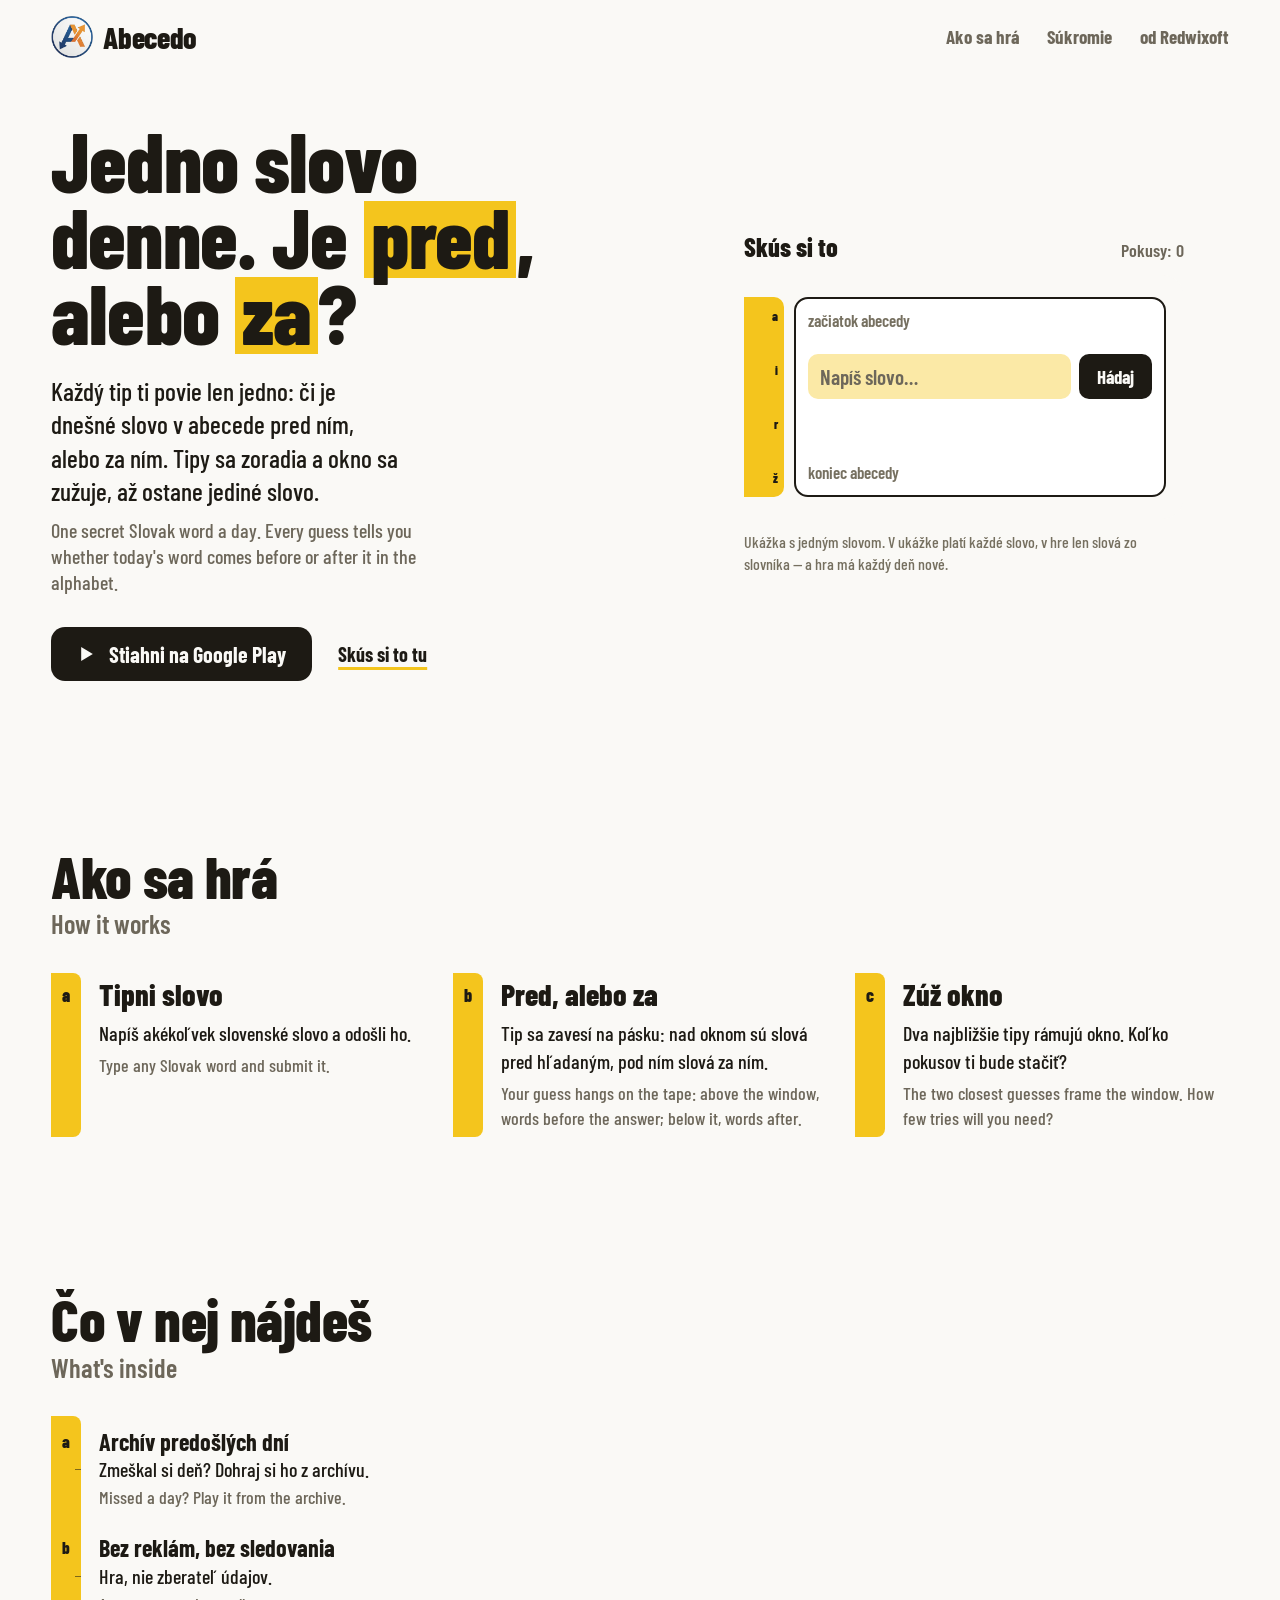
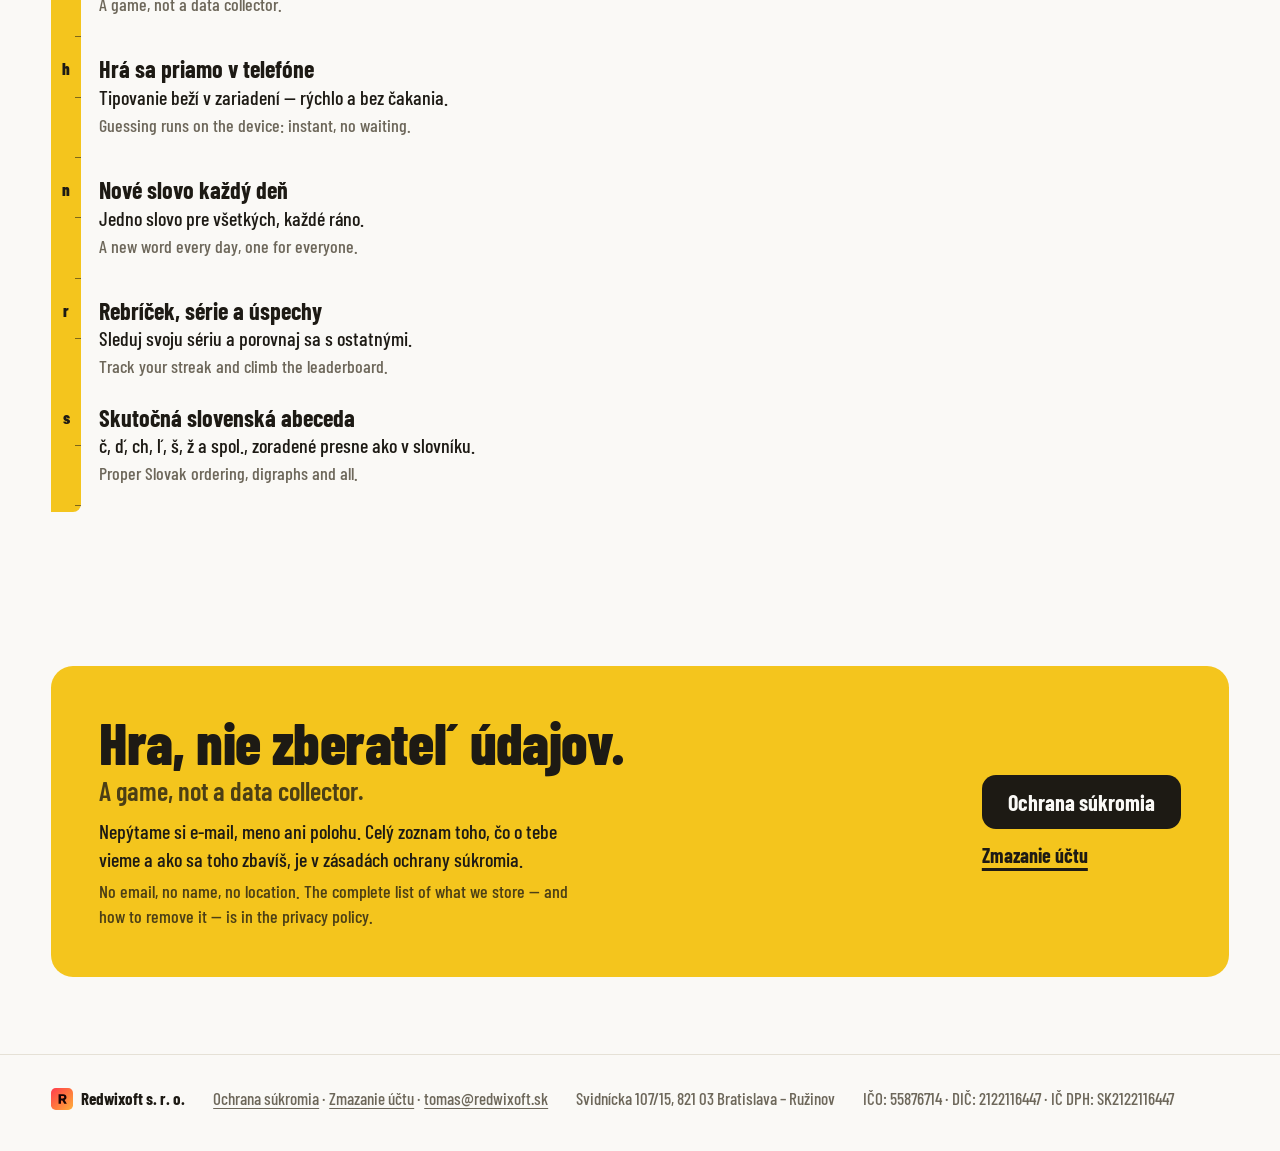
<file: abecedo.html>
<!DOCTYPE html>
<html lang="sk">
<head>
  <meta charset="UTF-8" />
  <meta name="viewport" content="width=device-width, initial-scale=1.0" />
  <title>Abecedo — denná slovenská hra so slovami</title>
  <meta name="description" content="Abecedo je denná slovenská hra so slovami. Každý deň jedno tajné slovo — a každý tip ti povie, či je hľadané slovo v abecede pred ním, alebo za ním. Na Google Play." />
  <meta property="og:title" content="Abecedo — jedno tajné slovo denne" />
  <meta property="og:description" content="Každý tip ti povie, či je dnešné slovo v abecede pred ním, alebo za ním. One secret Slovak word a day." />
  <meta property="og:type" content="website" />
  <meta property="og:image" content="https://www.redwixoft.sk/assets/abecedo-logo.png" />
  <meta name="theme-color" content="#faf9f6" media="(prefers-color-scheme: light)" />
  <meta name="theme-color" content="#171614" media="(prefers-color-scheme: dark)" />
  <link rel="icon" type="image/png" href="assets/abecedo-logo.png" />
  <link rel="preconnect" href="https://fonts.googleapis.com" />
  <link rel="preconnect" href="https://fonts.gstatic.com" crossorigin />
  <link href="https://fonts.googleapis.com/css2?family=Barlow+Condensed:wght@500;600;700;800&display=swap" rel="stylesheet" />
  <link rel="stylesheet" href="abecedo.css" />
</head>
<body>
  <header class="top">
    <a href="abecedo.html" class="top__logo" aria-label="Abecedo">
      <img src="assets/abecedo-logo.png" alt="" width="42" height="42" />
      Abecedo
    </a>
    <nav aria-label="Abecedo">
      <a href="#ako">Ako sa hrá</a>
      <a href="abecedo-privacy.html">Súkromie</a>
      <a href="index.html" class="top__by">od Redwixoft</a>
    </nav>
  </header>

  <main>
    <section class="hero" aria-labelledby="title">
      <div>
        <h1 id="title">Jedno slovo denne. Je <mark>pred</mark>, alebo <mark>za</mark>?</h1>
        <p class="hero__lead">
          Každý tip ti povie len jedno: či je dnešné slovo v abecede pred ním, alebo za ním.
          Tipy sa zoradia a okno sa zužuje, až ostane jediné slovo.
        </p>
        <p class="hero__lead en" lang="en">
          One secret Slovak word a day. Every guess tells you whether today's word comes before
          or after it in the alphabet.
        </p>
        <div class="hero__actions">
          <a class="btn" href="https://play.google.com/store/apps/details?id=sk.abecedo.app" target="_blank" rel="noopener">
            <svg viewBox="0 0 24 24" aria-hidden="true"><path d="M5 3.5v17l14-8.5z" fill="currentColor"/></svg>
            Stiahni na Google Play
          </a>
          <a class="textlink" href="#skus">Skús si to tu</a>
        </div>
      </div>

      <!-- A playable copy of the app's board -->
      <div class="demo" id="skus">
        <div class="demo__head"><b>Skús si to</b><span id="demoCount">Pokusy: 0</span></div>
        <div class="board" id="board">
          <noscript><p style="padding:16px 22px">Ukážka potrebuje JavaScript. Celá hra je v Google Play.</p></noscript>
        </div>
        <p class="demo__note">
          Ukážka s jedným slovom. V ukážke platí každé slovo, v hre len slová zo slovníka
          — a hra má každý deň nové.
        </p>
      </div>
    </section>

    <section class="section" id="ako" aria-labelledby="ako-title">
      <h2 id="ako-title">Ako sa hrá <span class="en" lang="en">How it works</span></h2>
      <ol class="steps">
        <li class="step">
          <span class="step__tape" aria-hidden="true">a</span>
          <div class="step__body">
            <h3>Tipni slovo</h3>
            <p>Napíš akékoľvek slovenské slovo a odošli ho.
              <span class="en" lang="en">Type any Slovak word and submit it.</span></p>
          </div>
        </li>
        <li class="step">
          <span class="step__tape" aria-hidden="true">b</span>
          <div class="step__body">
            <h3>Pred, alebo za</h3>
            <p>Tip sa zavesí na pásku: nad oknom sú slová pred hľadaným, pod ním slová za ním.
              <span class="en" lang="en">Your guess hangs on the tape: above the window, words before the answer; below it, words after.</span></p>
          </div>
        </li>
        <li class="step">
          <span class="step__tape" aria-hidden="true">c</span>
          <div class="step__body">
            <h3>Zúž okno</h3>
            <p>Dva najbližšie tipy rámujú okno. Koľko pokusov ti bude stačiť?
              <span class="en" lang="en">The two closest guesses frame the window. How few tries will you need?</span></p>
          </div>
        </li>
      </ol>
    </section>

    <section class="section" aria-labelledby="in-title">
      <h2 id="in-title">Čo v nej nájdeš <span class="en" lang="en">What's inside</span></h2>
      <!-- Hung from the tape in alphabet order, the way the board files guesses. -->
      <ul class="hung">
        <li><span class="hung__cell" aria-hidden="true">a</span><div><b>Archív predošlých dní</b> Zmeškal si deň? Dohraj si ho z archívu.<span class="en" lang="en">Missed a day? Play it from the archive.</span></div></li>
        <li><span class="hung__cell" aria-hidden="true">b</span><div><b>Bez reklám, bez sledovania</b> Hra, nie zberateľ údajov.<span class="en" lang="en">A game, not a data collector.</span></div></li>
        <li class="hung__tick" aria-hidden="true"><span class="hung__cell"></span></li>
        <li><span class="hung__cell" aria-hidden="true">h</span><div><b>Hrá sa priamo v telefóne</b> Tipovanie beží v zariadení — rýchlo a bez čakania.<span class="en" lang="en">Guessing runs on the device: instant, no waiting.</span></div></li>
        <li class="hung__tick" aria-hidden="true"><span class="hung__cell"></span></li>
        <li><span class="hung__cell" aria-hidden="true">n</span><div><b>Nové slovo každý deň</b> Jedno slovo pre všetkých, každé ráno.<span class="en" lang="en">A new word every day, one for everyone.</span></div></li>
        <li class="hung__tick" aria-hidden="true"><span class="hung__cell"></span></li>
        <li><span class="hung__cell" aria-hidden="true">r</span><div><b>Rebríček, série a úspechy</b> Sleduj svoju sériu a porovnaj sa s ostatnými.<span class="en" lang="en">Track your streak and climb the leaderboard.</span></div></li>
        <li><span class="hung__cell" aria-hidden="true">s</span><div><b>Skutočná slovenská abeceda</b> č, ď, ch, ľ, š, ž a spol., zoradené presne ako v slovníku.<span class="en" lang="en">Proper Slovak ordering, digraphs and all.</span></div></li>
        <li class="hung__tick" aria-hidden="true"><span class="hung__cell"></span></li>
      </ul>
    </section>

    <section class="section" aria-labelledby="gdpr-title">
      <div class="promise">
        <div>
          <h2 id="gdpr-title">Hra, nie zberateľ údajov. <span class="en" lang="en">A game, not a data collector.</span></h2>
          <p>
            Nepýtame si e-mail, meno ani polohu. Celý zoznam toho, čo o tebe vieme a ako sa toho
            zbavíš, je v zásadách ochrany súkromia.
            <span class="en" lang="en">No email, no name, no location. The complete list of what we store — and how to remove it — is in the privacy policy.</span>
          </p>
        </div>
        <div class="promise__links">
          <a class="btn" href="abecedo-privacy.html">Ochrana súkromia</a>
          <a class="textlink" href="abecedo-delete-account.html">Zmazanie účtu</a>
        </div>
      </div>
    </section>
  </main>

  <footer class="foot">
    <a class="foot__by" href="index.html"><img src="assets/favicon.svg" alt="" width="22" height="22" />Redwixoft s.&nbsp;r.&nbsp;o.</a>
    <span><a href="abecedo-privacy.html">Ochrana súkromia</a> · <a href="abecedo-delete-account.html">Zmazanie účtu</a> · <a href="mailto:tomas@redwixoft.sk">tomas@redwixoft.sk</a></span>
    <span>Svidnícka 107/15, 821 03 Bratislava – Ružinov</span>
    <span>IČO: 55876714 · DIČ: 2122116447 · IČ DPH: SK2122116447</span>
  </footer>

  <script src="abecedo.js"></script>
</body>
</html>
</file>
<file: styles.css>
/* ===== Redwixoft — the studio primer =====
   Flat offset colour plates on white stock, like a Slovak first-grade primer (šlabikár).
   No borders, boxes, shadows or gradients: colour fields do the grouping. The only ruled
   line on the page is the handwriting guide (linajky). */

:root {
  color-scheme: light;

  --paper: #ffffff;
  --ink: #141414;
  --ink-soft: #3d3d3d;

  /* Plates. Each passes 4.5:1 against its text colour. */
  --yolk: #f6c21c;
  --cobalt: #1f4fbf;
  --grass: #23773a;
  --verm: #c8361f;

  --rule: #a9bde3;

  --display: 'Gabarito', 'Atkinson Hyperlegible', system-ui, sans-serif;
  --text: 'Atkinson Hyperlegible', system-ui, sans-serif;

  --gutter: clamp(16px, 4vw, 56px);
  --ease: cubic-bezier(0.16, 1, 0.3, 1);
}

*, *::before, *::after { box-sizing: border-box; }
* { margin: 0; }

html { scroll-behavior: smooth; scroll-padding-top: 84px; scrollbar-color: var(--ink) var(--paper); }

body {
  font-family: var(--text);
  font-size: 18px;
  line-height: 1.55;
  background: var(--paper);
  color: var(--ink);
  -webkit-font-smoothing: antialiased;
}

img { display: block; max-width: 100%; }
a { color: inherit; }

::selection { background: var(--yolk); color: var(--ink); }

:focus-visible { outline: 3px solid var(--ink); outline-offset: 3px; border-radius: 4px; }
.plate:focus-visible { outline-offset: -6px; outline-color: currentColor; }

.skip {
  position: absolute; left: var(--gutter); top: -60px; z-index: 100;
  background: var(--ink); color: var(--paper); padding: 10px 16px; border-radius: 999px;
  font: 700 16px var(--display); text-decoration: none;
}
.skip:focus { top: 12px; }

/* ===== Top bar ===== */
.bar {
  position: sticky; top: 0; z-index: 50;
  display: flex; align-items: center; justify-content: space-between; gap: 16px;
  padding: 14px var(--gutter);
  background: var(--paper);
}
.mark {
  display: inline-flex; align-items: center; gap: 10px;
  font: 800 22px/1 var(--display); letter-spacing: -0.02em; text-decoration: none;
}
.mark img { width: 32px; height: 32px; }
.bar__nav { display: flex; align-items: center; gap: clamp(14px, 2.4vw, 30px); }
.bar__nav a {
  font: 700 17px/1 var(--display); text-decoration: none;
  padding: 8px 0; text-underline-offset: 6px; text-decoration-thickness: 3px;
}
.bar__nav a:hover { text-decoration: underline; text-decoration-color: var(--yolk); }
.bar__nav .bar__write {
  background: var(--ink); color: var(--paper); padding: 11px 18px; border-radius: 999px;
  transition: background 0.2s;
}
.bar__nav .bar__write:hover { background: var(--cobalt); text-decoration: none; }

/* ===== Hook ===== */
.hook {
  padding: clamp(20px, 4vh, 48px) var(--gutter) clamp(24px, 4vh, 40px);
}
/* The hook is written on copybook guide lines (linajky): cap line, x-height line, and an ink
   baseline, repeated per line of type so a wrapped heading stays on the grid. */
.hook h1 {
  --line: 1.08em;
  font: 900 clamp(40px, 5vw, 72px)/var(--line) var(--display);
  letter-spacing: -0.035em; text-wrap: balance;
  background: linear-gradient(to bottom,
    transparent 0.17em, var(--rule) 0.17em, var(--rule) calc(0.17em + 1px), transparent calc(0.17em + 1px),
    transparent 0.42em, var(--rule) 0.42em, var(--rule) calc(0.42em + 1px), transparent calc(0.42em + 1px),
    transparent 0.86em, var(--ink) 0.86em, var(--ink) calc(0.86em + 2px), transparent calc(0.86em + 2px)
  ) 0 0 / 100% var(--line) repeat-y;
}
.hook p { max-width: 62ch; margin-top: 14px; font-size: clamp(17px, 1.4vw, 20px); color: var(--ink-soft); }

/* ===== Plates ===== */
.plates {
  display: grid; grid-template-columns: repeat(4, 1fr);
  min-height: clamp(480px, calc(100svh - 300px), 760px);
}
.plate {
  position: relative; overflow: hidden; isolation: isolate;
  display: grid; grid-template-rows: auto 1fr auto;
  padding: clamp(18px, 2vw, 28px);
  text-decoration: none; color: var(--ink);
}
.plate--yolk { background: var(--yolk); }
.plate--cobalt { background: var(--cobalt); color: #fff; }
.plate--grass { background: var(--grass); color: #fff; }
.plate--verm { background: var(--verm); color: #fff; }

.plate__letter {
  font: 900 clamp(150px, 17vw, 290px)/0.78 var(--display);
  letter-spacing: -0.06em; margin-left: -0.04em;
}
.plate__letter small { font-size: 0.56em; letter-spacing: -0.03em; }

/* The phone screen slides up out of the plate, behind the word band. */
.plate__shot {
  position: absolute; z-index: -1; right: 6%; bottom: 0; width: 64%;
  transform: translateY(30%) rotate(-5deg);
  transition: transform 0.6s var(--ease);
}
.plate__shot img {
  width: 100%; height: auto; border-radius: clamp(14px, 1.6vw, 24px);
  outline: clamp(5px, 0.6vw, 8px) solid var(--ink);
}
.plate:hover .plate__shot, .plate:focus-visible .plate__shot { transform: translateY(18%) rotate(-2deg); }

.plate__word {
  grid-row: 3; position: relative; z-index: 1;
  margin: 0 calc(-1 * clamp(18px, 2vw, 28px)) calc(-1 * clamp(18px, 2vw, 28px));
  padding: 16px clamp(18px, 2vw, 28px) clamp(18px, 2vw, 26px);
  background: inherit;
}
.plate--yolk .plate__word { background: var(--yolk); }
.plate--cobalt .plate__word { background: var(--cobalt); }
.plate--grass .plate__word { background: var(--grass); }
.plate--verm .plate__word { background: var(--verm); }

.plate__word b {
  display: flex; flex-wrap: wrap; align-items: baseline;
  font: 800 clamp(26px, 2.5vw, 38px)/1 var(--display); letter-spacing: -0.02em;
}
/* Syllables, the way a primer splits a word. They spread apart when you point at the plate. */
.plate__word i { font-style: normal; }
.plate__word i + i::before {
  content: '·'; display: inline-block; padding: 0 0.04em; opacity: 0.75;
  transition: padding 0.45s var(--ease);
}
.plate:hover .plate__word i + i::before,
.plate:focus-visible .plate__word i + i::before { padding: 0 0.2em; }
.plate__word > span { display: block; margin-top: 6px; font-weight: 700; font-size: 15px; }

/* Plates print in alphabet order on first load. */
.js .plate { animation: print 0.9s var(--ease) backwards; animation-delay: calc(var(--i) * 110ms + 80ms); }
.js .plate__shot img { animation: rise 1.1s var(--ease) backwards; animation-delay: calc(var(--i) * 110ms + 320ms); }
@keyframes print { from { clip-path: inset(100% 0 0 0); } to { clip-path: inset(0 0 0 0); } }
@keyframes rise { from { transform: translateY(40%); } to { transform: none; } }

/* ===== Handwriting guide lines ===== */
.linajky {
  height: 64px; margin: 0 var(--gutter);
  background:
    linear-gradient(var(--rule), var(--rule)) 0 14px / 100% 1px no-repeat,
    linear-gradient(var(--rule), var(--rule)) 0 30px / 100% 1px no-repeat,
    linear-gradient(var(--ink), var(--ink)) 0 46px / 100% 2px no-repeat;
}

/* ===== Reading page ===== */
.reader { padding: clamp(32px, 5vw, 64px) var(--gutter) clamp(56px, 7vw, 96px); }
.reader__title {
  font: 800 clamp(30px, 3.4vw, 48px)/1 var(--display); letter-spacing: -0.025em;
  margin: 0 0 clamp(28px, 4vw, 48px) clamp(96px, 11vw, 168px);
}
.entry {
  display: grid; grid-template-columns: clamp(96px, 11vw, 168px) minmax(0, 1fr);
  padding: clamp(22px, 3vw, 36px) 0;
  scroll-margin-top: 90px;
}
.entry__letter {
  font: 900 clamp(76px, 8vw, 124px)/0.8 var(--display); letter-spacing: -0.05em;
}
.entry__letter--yolk { color: #b38600; }
.entry__letter--cobalt { color: var(--cobalt); }
.entry__letter--grass { color: var(--grass); }
.entry__letter--verm { color: var(--verm); }
.entry__body { max-width: 64ch; }
.entry h3 { font: 800 clamp(28px, 2.6vw, 38px)/1.05 var(--display); letter-spacing: -0.02em; }
.entry__tag { font: 700 16px var(--display); color: var(--ink-soft); margin: 6px 0 12px; }
.entry__actions { display: flex; flex-wrap: wrap; align-items: center; gap: 12px 22px; margin-top: 18px; }
.entry:target .entry__letter { animation: nod 0.7s var(--ease); }
@keyframes nod { 30% { transform: translateY(-10px); } }

.btn {
  display: inline-flex; align-items: center; gap: 10px;
  font: 700 17px/1 var(--display); text-decoration: none;
  padding: 15px 22px; border-radius: 999px;
  transition: background 0.2s, transform 0.2s var(--ease);
}
.btn svg { width: 18px; height: 18px; }
.btn--ink { background: var(--ink); color: var(--paper); }
.btn--ink:hover { background: var(--cobalt); }
.btn:active { transform: scale(0.97); }
.link {
  font: 700 17px var(--display); text-underline-offset: 5px; text-decoration-thickness: 2px;
  text-decoration-color: var(--yolk);
}
.link:hover { text-decoration-color: var(--ink); }

/* ===== Studio ===== */
.studio {
  display: grid; grid-template-columns: clamp(96px, 11vw, 168px) minmax(0, 1fr);
  padding: clamp(56px, 7vw, 104px) var(--gutter);
  background: var(--yolk);
}
.studio__letter { font: 900 clamp(76px, 8vw, 124px)/0.8 var(--display); letter-spacing: -0.05em; }
.studio__text { max-width: 70ch; }
.studio h2 { font: 900 clamp(36px, 4.6vw, 68px)/0.98 var(--display); letter-spacing: -0.03em; text-wrap: balance; }
.studio__lead { font-size: clamp(18px, 1.5vw, 21px); margin-top: 22px; }
.studio__sub { font: 800 26px/1.1 var(--display); margin: 52px 0 18px; }

.words, .sequence { padding: 0; display: grid; gap: 14px; margin-top: 36px; }
.words { list-style: none; grid-template-columns: repeat(2, minmax(0, 1fr)); gap: 22px 40px; }
.words b, .sequence b { font-family: var(--display); font-weight: 800; }
.words li::first-letter { font-family: var(--display); }
.sequence { list-style: none; counter-reset: step; margin-top: 0; }
.sequence li { counter-increment: step; position: relative; padding-left: 48px; }
.sequence li::before { content: counter(step); position: absolute; left: 0; top: -2px; font: 900 28px/1 var(--display); }

/* ===== Contact ===== */
.contact {
  display: grid; grid-template-columns: minmax(0, 1fr) minmax(0, 1fr);
  background: var(--cobalt); color: #fff;
}
.contact__text { padding: clamp(56px, 7vw, 104px) var(--gutter); }
.contact h2 { font: 900 clamp(48px, 6vw, 92px)/0.92 var(--display); letter-spacing: -0.035em; }
.contact p { margin-top: 18px; max-width: 40ch; font-size: 19px; }
.contact__mail {
  display: inline-block; margin-top: 28px;
  font: 800 clamp(26px, 3vw, 44px)/1.1 var(--display); letter-spacing: -0.02em;
  text-decoration: underline; text-decoration-color: var(--yolk);
  text-decoration-thickness: 4px; text-underline-offset: 8px; overflow-wrap: anywhere;
}
.contact__mail:hover { text-decoration-color: #fff; }
.contact address { font-style: normal; margin-top: 32px; line-height: 1.5; }
.contact :focus-visible { outline-color: #fff; }

.contact__map { position: relative; min-height: 380px; }
.contact__map iframe { position: absolute; inset: 0; width: 100%; height: 100%; border: 0; filter: grayscale(0.4) contrast(1.05); }
.contact__map figcaption { position: absolute; left: 16px; top: 16px; }
.contact__map figcaption a {
  display: inline-block; background: var(--paper); color: var(--ink); text-decoration: none;
  font: 700 15px/1 var(--display); padding: 11px 16px; border-radius: 999px;
}
.contact__map figcaption a:hover { background: var(--yolk); }

/* ===== Footer ===== */
.foot {
  display: flex; flex-wrap: wrap; gap: 6px 28px; align-items: center;
  padding: 28px var(--gutter) 36px; font-size: 15px; color: var(--ink-soft);
}
.foot__mark { display: inline-flex; align-items: center; gap: 8px; font: 800 17px var(--display); color: var(--ink); }
.foot a { text-underline-offset: 3px; }

/* ===== Responsive ===== */
@media (max-width: 1000px) {
  .plates { grid-template-columns: repeat(2, 1fr); min-height: 0; }
  .plate { min-height: 380px; }
  .plate__letter { font-size: clamp(130px, 26vw, 220px); }
  .contact { grid-template-columns: 1fr; }
}
@media (max-width: 720px) {
  .words { grid-template-columns: 1fr; }
  .studio, .entry { grid-template-columns: 64px minmax(0, 1fr); }
  .reader__title { margin-left: 64px; }
  .studio__letter, .entry__letter { font-size: 56px; }
}
@media (max-width: 560px) {
  body { font-size: 17px; }
  .bar__nav a:not(.bar__write) { display: none; }
  .plate { min-height: 300px; }
  .plate__letter { font-size: 124px; }
  .plate__shot { width: 62%; right: 4%; }
  .plate__word > span { font-size: 13px; }
}

@media (prefers-reduced-motion: reduce) {
  html { scroll-behavior: auto; }
  *, *::before, *::after { animation: none !important; transition: none !important; }
}

/* Where a store link will go once it exists. */
.entry__pending { font: 700 16px var(--display); color: var(--ink-soft); background: #fdf1c7; padding: 10px 16px; border-radius: 999px; }
</file>
<file: abecedo.css>
/* ===== Abecedo — web pages in the app's own world =====
   Tokens mirror the app's palettes (C:\IT\Abecedo\mobile\src\theme.ts), named by role.
   Barlow Condensed is the app's face; Barlow (same family, normal width) carries long prose. */

:root {
  color-scheme: light dark;

  --bg: #faf9f6;
  --surface: #f0eee8;
  --surface-raised: #e4e0d5;
  --card: #faf9f6;
  --text: #1d1a14;
  --text-muted: #6d675a;
  --text-faint: #767060;
  --border: #e5e1d6;
  --input-border: #c9c2ae;
  --input-bg: #ffffff;
  --success: #43704a;
  --correct-bg: #d7ecd9;
  --tape: #f4c51d;
  --tape-soft: #fbe9a6;
  --on-tape: #1d1a14;
  --tape-tick: rgba(29, 26, 20, 0.55);
  --fresh: #d8262e;
  --window-border: #1d1a14;
  --shadow: rgba(29, 26, 20, 0.16);

  --face: 'Barlow Condensed', system-ui, sans-serif;
  --prose: 'Barlow', system-ui, sans-serif;
  --gutter: clamp(16px, 4vw, 56px);
  --ease: cubic-bezier(0.16, 1, 0.3, 1);
}

@media (prefers-color-scheme: dark) {
  :root {
    --bg: #171614;
    --surface: #232120;
    --surface-raised: #2e2b28;
    --card: #232120;
    --text: #f2f0ea;
    --text-muted: #b3ac9e;
    --text-faint: #8b8578;
    --border: #312e29;
    --input-border: #4b4740;
    --input-bg: #2a2825;
    --success: #8cc194;
    --correct-bg: #2f4633;
    --tape: #c99d27;
    --tape-soft: #3d3315;
    --fresh: #f26a5f;
    --window-border: #6d675a;
    --shadow: rgba(0, 0, 0, 0.5);
  }
}

*, *::before, *::after { box-sizing: border-box; }
* { margin: 0; }
html { scroll-behavior: smooth; scrollbar-color: var(--input-border) var(--bg); }
body {
  font-family: var(--face); font-weight: 500; font-size: 20px; line-height: 1.4;
  background: var(--bg); color: var(--text);
  -webkit-font-smoothing: antialiased;
}
img { display: block; max-width: 100%; }
a { color: inherit; }
::selection { background: var(--tape); color: var(--on-tape); }
:focus-visible { outline: 3px solid var(--text); outline-offset: 3px; border-radius: 6px; }
.en { color: var(--text-muted); }

/* ===== Header ===== */
.top {
  display: flex; align-items: center; justify-content: space-between; gap: 16px;
  padding: 16px var(--gutter); max-width: 1280px; margin: 0 auto;
}
.top__logo { display: inline-flex; align-items: center; gap: 10px; font-weight: 800; font-size: 30px; text-decoration: none; letter-spacing: -0.01em; }
.top__logo img { width: 42px; height: 42px; }
.top nav { display: flex; gap: clamp(14px, 2.5vw, 28px); align-items: center; }
.top nav a { font-weight: 700; font-size: 19px; text-decoration: none; color: var(--text-muted); }
.top nav a:hover { color: var(--text); }
.top nav a[aria-current="page"] { color: var(--text); box-shadow: inset 0 -4px 0 var(--tape); }

/* ===== Buttons: text on bg, inverting the screen, like the app's Hádaj ===== */
.btn {
  display: inline-flex; align-items: center; gap: 12px;
  background: var(--text); color: var(--bg);
  font: 700 22px/1 var(--face); text-decoration: none;
  padding: 16px 26px; border-radius: 14px; border: 0; cursor: pointer;
  transition: transform 0.2s var(--ease), opacity 0.2s;
}
.btn:hover { opacity: 0.88; }
.btn:active { transform: scale(0.97); }
.btn svg { width: 20px; height: 20px; }
.textlink { font-weight: 700; text-decoration-color: var(--tape); text-decoration-thickness: 3px; text-underline-offset: 5px; }
.textlink:hover { text-decoration-color: var(--text); }

/* ===== Hero ===== */
.hero {
  display: grid; grid-template-columns: minmax(0, 1.05fr) minmax(0, 0.95fr); gap: clamp(32px, 5vw, 72px);
  align-items: center; max-width: 1280px; margin: 0 auto;
  padding: clamp(20px, 4vw, 48px) var(--gutter) clamp(56px, 7vw, 96px);
}
.hero h1 { font-weight: 800; font-size: clamp(54px, 6.6vw, 100px); line-height: 0.9; letter-spacing: -0.01em; text-wrap: balance; }
.hero h1 mark { color: var(--on-tape); padding: 0 0.08em; background: linear-gradient(transparent 16%, var(--tape) 16%, var(--tape) 92%, transparent 92%); }
.hero__lead { font-size: clamp(22px, 2vw, 27px); line-height: 1.3; margin-top: 24px; max-width: 32ch; }
.hero__lead.en { font-size: 20px; margin-top: 10px; max-width: 42ch; }
.hero__actions { display: flex; flex-wrap: wrap; gap: 14px 26px; align-items: center; margin-top: 32px; }

/* ===== The tape board (playable demo) ===== */
.demo { justify-self: center; width: 100%; max-width: 440px; }
.demo__head { display: flex; align-items: baseline; justify-content: space-between; margin-bottom: 10px; }
.demo__head b { font-size: 26px; font-weight: 800; }
.demo__head span { color: var(--text-muted); font-weight: 600; font-size: 18px; }
.board { background: var(--card); border-radius: 0 22px 22px 0; padding: 18px 18px 18px 0; }
.demo__note { color: var(--text-faint); font-size: 16px; margin-top: 12px; line-height: 1.35; }

.line { display: flex; align-items: center; min-height: 28px; }
.line--tick { min-height: 14px; }
.cell { width: 22px; align-self: stretch; background: var(--tape); position: relative; display: grid; place-items: center; color: var(--on-tape); font-weight: 800; font-size: 13px; }
.line--tick .cell::after, .line .cell::after { content: ''; position: absolute; right: 0; top: 50%; width: 5px; height: 1px; background: var(--tape-tick); }
.line__word { margin-left: 14px; font-weight: 600; font-size: 20px; color: var(--text-muted); overflow: hidden; text-overflow: ellipsis; white-space: nowrap; }
.line__word.is-latest { color: var(--text); font-weight: 700; }
.dot { flex: none; width: 8px; height: 8px; border-radius: 50%; background: var(--fresh); margin-left: 8px; }

.window { display: flex; margin: 4px 0; min-height: 200px; }
.zoom {
  width: 40px; flex: none; background: var(--tape); color: var(--on-tape);
  border-radius: 0 10px 10px 0; padding: 10px 6px;
  display: flex; flex-direction: column; justify-content: space-between; align-items: flex-end;
  font-weight: 800; font-size: 13px;
}
.zoom.is-squeezing { animation: squeeze 0.34s ease-out; }
@keyframes squeeze { 40% { transform: scaleY(0.9); } }
.window__body {
  flex: 1; min-width: 0; margin-left: 10px; padding: 10px 12px;
  border: 2px solid var(--window-border); border-radius: 14px; background: var(--input-bg);
  display: flex; flex-direction: column; justify-content: space-between; gap: 10px;
}
.bound { display: flex; align-items: baseline; gap: 8px; position: relative; }
.bound__word { font-weight: 800; font-size: 28px; overflow: hidden; text-overflow: ellipsis; white-space: nowrap; }
.bound__label { margin-left: auto; font-weight: 700; font-size: 15px; color: var(--text-muted); white-space: nowrap; }
.bound__missing { font-weight: 600; font-size: 17px; color: var(--text-faint); }
.bound.is-landed::before { content: ''; position: absolute; inset: -2px -6px; background: var(--tape); border-radius: 6px; z-index: -1; animation: flash 0.8s 0.1s forwards; }
.bound { isolation: isolate; }
@keyframes flash { to { opacity: 0; } }

.guess { display: flex; gap: 8px; }
.guess input {
  flex: 1; min-width: 0; font: 600 21px var(--face); color: var(--text);
  background: var(--tape-soft); border: 0; border-radius: 10px; padding: 10px 12px;
}
.guess input::placeholder { color: var(--text-muted); }
.guess input:focus-visible { outline: 2px solid var(--text); outline-offset: 0; }
.guess button { font-size: 19px; padding: 10px 18px; border-radius: 10px; }
.guess__error { color: var(--fresh); font-size: 16px; font-weight: 600; min-height: 1.2em; }

.result { text-align: left; padding: 6px 2px; }
.result__word { display: inline-block; font-weight: 800; font-size: 40px; line-height: 1; background: var(--correct-bg); padding: 6px 12px; border-radius: 10px; }
.result p { margin-top: 10px; }
.result .btn { margin-top: 14px; font-size: 19px; padding: 12px 18px; }

/* ===== Sections ===== */
.section { max-width: 1280px; margin: 0 auto; padding: clamp(48px, 6vw, 88px) var(--gutter); }
.section h2 { font-weight: 800; font-size: clamp(40px, 4.6vw, 64px); line-height: 0.95; letter-spacing: -0.01em; }
.section h2 .en { display: block; font-size: max(22px, 0.45em); font-weight: 600; letter-spacing: 0; margin-top: 8px; }

/* How it works: three steps hanging from the tape, like guesses on the board. */
.steps { list-style: none; padding: 0; margin-top: 36px; display: grid; grid-template-columns: repeat(3, minmax(0, 1fr)); gap: 28px; }
.step { display: flex; }
.step__tape { width: 30px; flex: none; background: var(--tape); color: var(--on-tape); border-radius: 0 8px 8px 0; display: flex; justify-content: center; padding-top: 10px; font-weight: 800; font-size: 18px; }
.step__body { padding: 6px 0 6px 18px; }
.step h3 { font-weight: 800; font-size: 30px; line-height: 1; }
.step p { margin-top: 10px; }
.step p .en { display: block; margin-top: 6px; font-size: 18px; }

/* What's inside: hung from the tape like guesses, in alphabet order. */
.hung { list-style: none; padding: 0; margin-top: 36px; max-width: 820px; }
.hung li { display: flex; align-items: stretch; }
.hung li > div { padding: 12px 0 12px 18px; max-width: 62ch; }
.hung b { font-weight: 700; font-size: 24px; display: block; line-height: 1.15; }
.hung .en { display: block; font-size: 18px; margin-top: 2px; }
.hung__cell { width: 30px; flex: none; background: var(--tape); color: var(--on-tape); display: flex; justify-content: center; padding-top: 14px; font-weight: 800; font-size: 17px; position: relative; }
.hung__cell::after { content: ''; position: absolute; right: 0; top: 50%; width: 6px; height: 1px; background: var(--tape-tick); }
.hung li:first-child .hung__cell { border-radius: 0 8px 0 0; }
.hung li:last-child .hung__cell { border-radius: 0 0 8px 0; }
.hung__tick { height: 14px; }

.promise { display: grid; grid-template-columns: minmax(0, 1fr) auto; gap: 28px; align-items: center; background: var(--tape); color: var(--on-tape); border-radius: 22px; padding: clamp(28px, 4vw, 48px); }
.promise h2 .en { color: var(--on-tape); opacity: 0.78; }
.promise p { margin-top: 14px; max-width: 54ch; }
.promise p .en { display: block; color: var(--on-tape); opacity: 0.78; margin-top: 6px; font-size: 18px; }
.promise__links { display: grid; gap: 12px; justify-items: start; }
.promise .btn { background: var(--on-tape); color: #faf9f6; }
.promise .textlink { text-decoration-color: var(--on-tape); }

/* ===== Footer ===== */
.foot { max-width: 1280px; margin: 0 auto; padding: 32px var(--gutter) 40px; border-top: 1px solid var(--border); color: var(--text-muted); font-size: 17px; display: flex; flex-wrap: wrap; gap: 8px 28px; }
.foot a { text-underline-offset: 3px; }
.foot__by { display: inline-flex; align-items: center; gap: 8px; color: var(--text); font-weight: 700; text-decoration: none; }
.foot__by img { width: 22px; height: 22px; }

/* ===== Legal documents ===== */
.doc { max-width: 760px; margin: 0 auto; padding: clamp(24px, 4vw, 48px) var(--gutter) clamp(64px, 8vw, 104px); font-family: var(--prose); font-weight: 400; font-size: 18px; line-height: 1.65; }
.doc h1 { font-family: var(--face); font-weight: 800; font-size: clamp(46px, 6vw, 72px); line-height: 0.95; letter-spacing: -0.01em; }
.doc h1 .en { display: block; font-size: max(26px, 0.55em); font-weight: 600; margin-top: 6px; }
.doc__meta { color: var(--text-muted); margin-top: 16px; }
.doc__jump { display: flex; gap: 10px; margin-top: 22px; }
.doc__jump a { font: 700 18px/1 var(--face); text-decoration: none; padding: 10px 16px; border-radius: 10px; background: var(--surface); }
.doc__jump a:hover { background: var(--surface-raised); }
.doc .legal__note { color: var(--text-muted); margin-top: 22px; }
.doc .legal__note .en { display: block; margin-top: 6px; }
.doc hr { border: 0; height: 8px; background: var(--tape); border-radius: 0 4px 4px 0; width: 64px; margin: 48px 0; }
.doc h2 { font-family: var(--face); font-weight: 800; font-size: 40px; line-height: 1; scroll-margin-top: 24px; }
.doc h3 { font-family: var(--face); font-weight: 700; font-size: 27px; line-height: 1.1; margin: 36px 0 10px; scroll-margin-top: 24px; }
.doc p { margin: 0 0 12px; }
.doc .legal__lead { font-size: 21px; margin-top: 10px; }
.doc ul, .doc ol { margin: 0 0 14px; padding-left: 0; list-style: none; display: grid; gap: 10px; }
.doc ul li { position: relative; padding-left: 26px; }
.doc ul li::before { content: ''; position: absolute; left: 2px; top: 0.35em; width: 10px; height: 0.9em; background: var(--tape); border-radius: 0 3px 3px 0; }
.doc ol { counter-reset: n; }
.doc ol li { counter-increment: n; position: relative; padding-left: 38px; }
.doc ol li::before { content: counter(n); position: absolute; left: 0; top: 0.05em; width: 26px; height: 26px; display: grid; place-items: center; background: var(--tape); color: var(--on-tape); border-radius: 0 6px 6px 0; font: 800 16px/1 var(--face); }
.doc a { text-decoration-color: var(--tape); text-decoration-thickness: 2px; text-underline-offset: 3px; font-weight: 500; }
.doc a:hover { text-decoration-color: var(--text); }
.doc strong { font-weight: 700; }

/* ===== Responsive ===== */
@media (max-width: 920px) {
  .hero { grid-template-columns: minmax(0, 1fr); }
  .steps { grid-template-columns: minmax(0, 1fr); }
  .promise { grid-template-columns: 1fr; }
}
@media (max-width: 560px) {
  body { font-size: 19px; }
  .top nav a:not(.top__by) { display: none; }
  .top__logo { font-size: 26px; }
  .bound__word { font-size: 24px; }
}
@media (prefers-reduced-motion: reduce) {
  html { scroll-behavior: auto; }
  *, *::before, *::after { animation: none !important; transition: none !important; }
}
</file>
